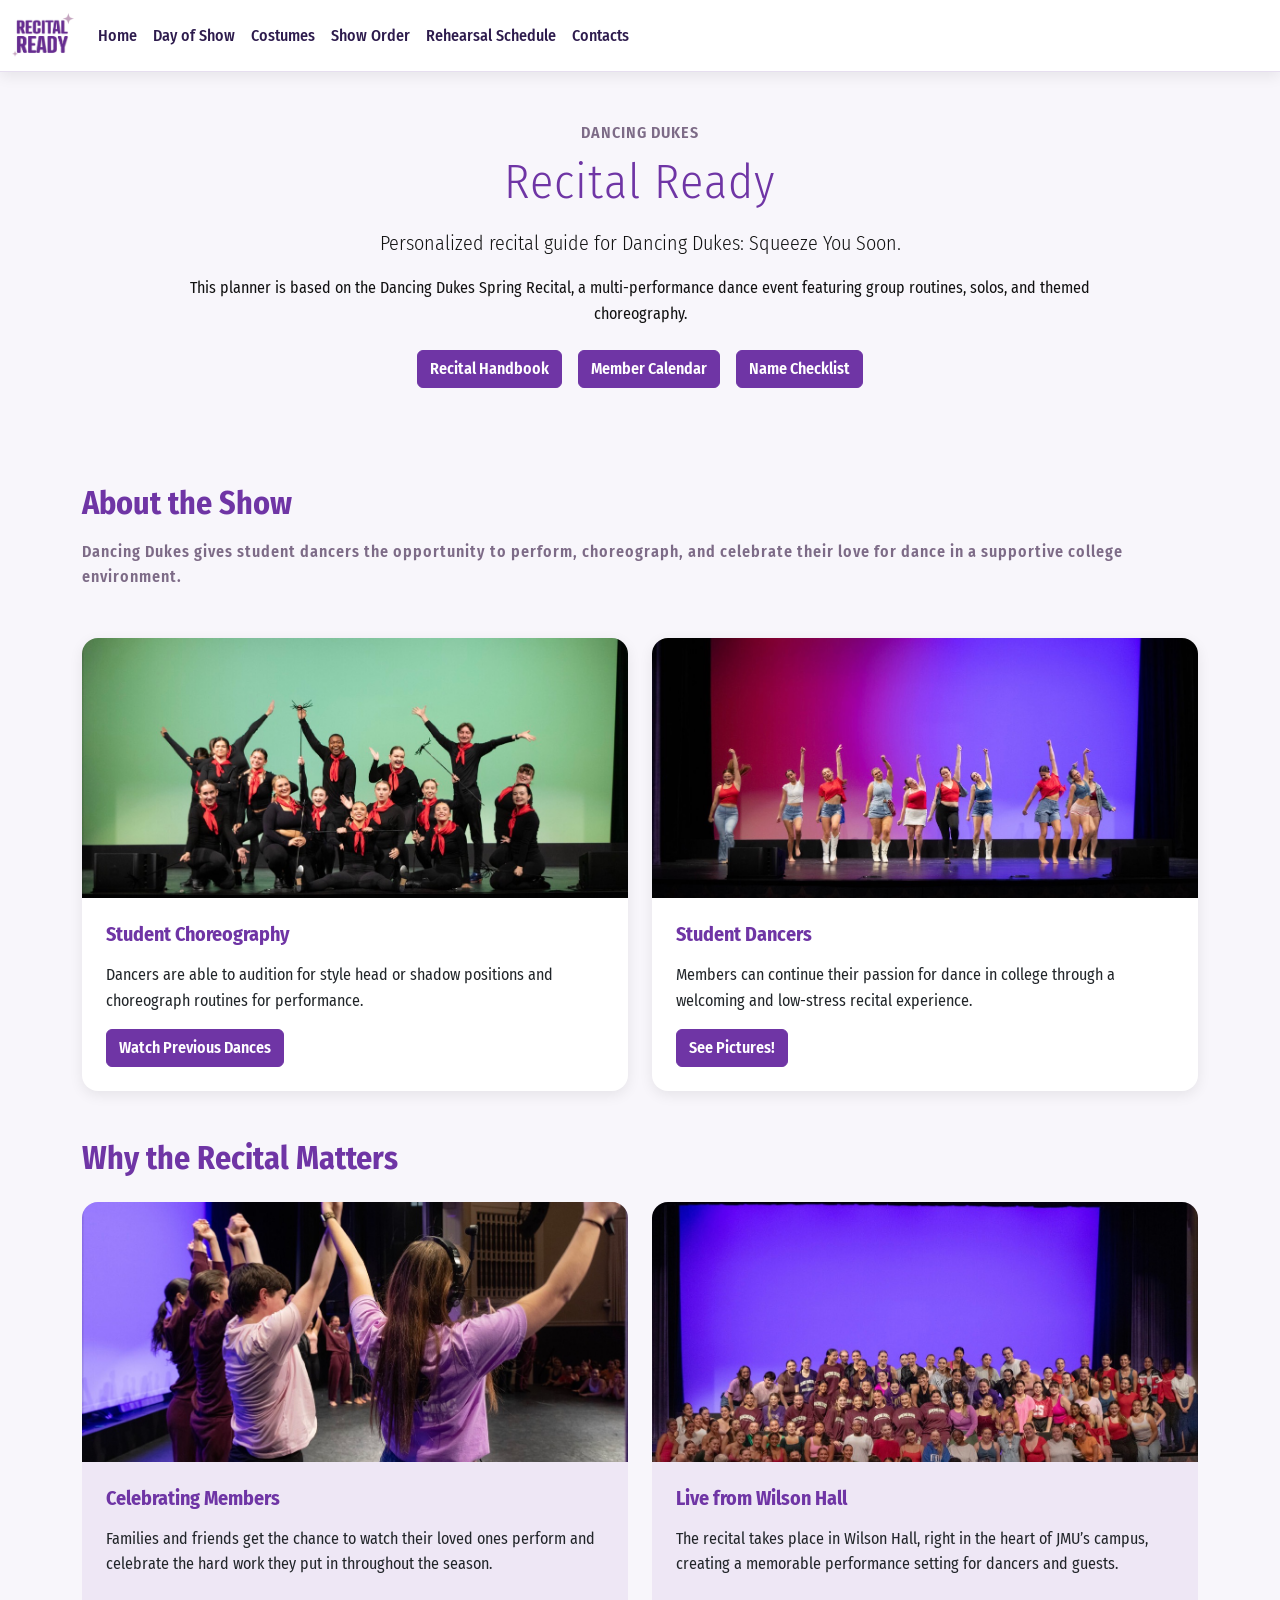
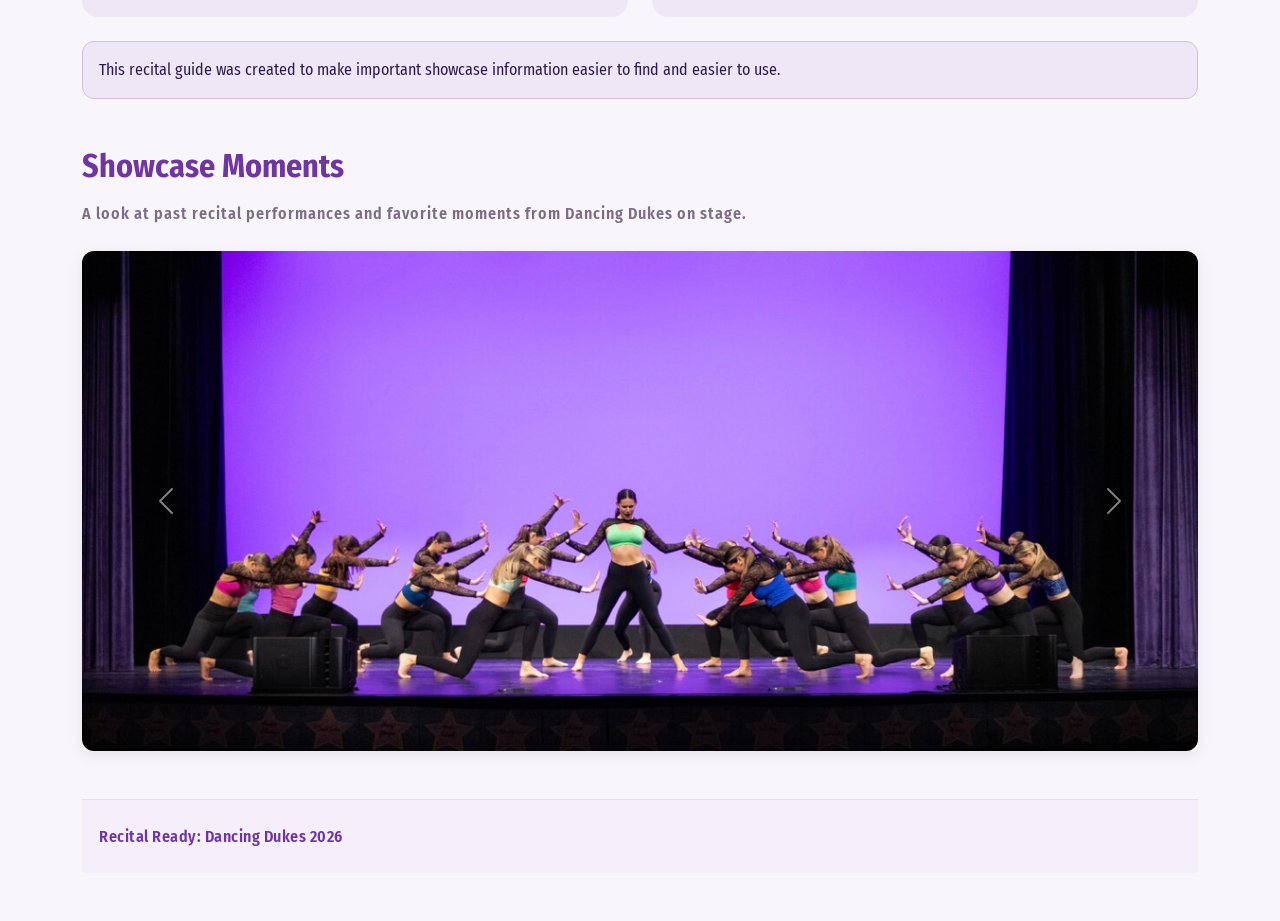
<file: index.html>
<!doctype html>
<html lang="en">
  <head>
    <meta charset="utf-8">
    <meta name="viewport" content="width=device-width, initial-scale=1">
    <meta name="description" content="Recital Planning Tool">
    <meta name="author" content="Baylee Buchanan">
    <title>Recital Ready</title>

   <!-- Bootstrap v5.3.8 -->
   <!-- LOAD BOOTSTRAP CSS - DO NOT DELETE -->
    <link href="https://cdn.jsdelivr.net/npm/bootstrap@5.3.8/dist/css/bootstrap.min.css" rel="stylesheet" integrity="sha384-sRIl4kxILFvY47J16cr9ZwB07vP4J8+LH7qKQnuqkuIAvNWLzeN8tE5YBujZqJLB" crossorigin="anonymous">
   <!-- END LOADING BOOTSTRAP CSS -->

   <link rel="preconnect" href="https://fonts.googleapis.com">
<link rel="preconnect" href="https://fonts.gstatic.com" crossorigin>
<link href="https://fonts.googleapis.com/css2?family=Fira+Sans+Condensed:ital,wght@0,100;0,200;0,300;0,400;0,500;0,600;0,700;0,800;0,900;1,100;1,200;1,300;1,400;1,500;1,600;1,700;1,800;1,900&family=Hammersmith+One&family=Oswald:wght@200..700&family=Rubik:ital,wght@0,300..900;1,300..900&display=swap" rel="stylesheet">
    
    <!-- AI Use Disclosure: I used ChatGPT to help me with generating code based on the content and design requirements I provided. I then took that code and made my own edits to make it how I wanted it. -->

   <!-- Custom styles - add your own CSS to this stylesheet -->
    <link href="style.css" rel="stylesheet">
  </head>
  <body>
    
<nav class="navbar navbar-expand-lg custom-navbar shadow-sm">
  <div class="container-fluid">

    <a class="navbar-brand" href="index.html">
      <img src="images/recitallogo.png" alt="recital logo" height="40">
    </a>

    <button class="navbar-toggler" type="button" data-bs-toggle="collapse" data-bs-target="#navbarNav">
      <span class="navbar-toggler-icon"></span>
    </button>

    <div class="collapse navbar-collapse" id="navbarNav">
      <ul class="navbar-nav">
        <li class="nav-item">
          <a class="nav-link" href="index.html">Home</a>
        </li>
        <li class="nav-item">
          <a class="nav-link" href="info.html">Day of Show</a>
        </li>
        <li class="nav-item">
          <a class="nav-link" href="costumes.html">Costumes</a>
        </li>
        <li class="nav-item">
          <a class="nav-link" href="order.html">Show Order</a>
        </li>
        <li class="nav-item">
          <a class="nav-link" href="time.html">Rehearsal Schedule</a>
        </li>
        <li class="nav-item">
          <a class="nav-link" href="notes.html">Contacts</a>
        </li>
      </ul>
    </div>

  </div>
</nav>
<header class="container py-5">
  <div class="row justify-content-center">
    <div class="col-lg-10 text-center">
      <p class="text-uppercase text-body-secondary fw-semibold mb-2">Dancing Dukes</p>
      <h1 class="display-5 mb-3">Recital Ready</h1>
      <p class="lead mb-3">
        Personalized recital guide for Dancing Dukes: Squeeze You Soon.
      </p>
      <p class="mb-4">
        This planner is based on the Dancing Dukes Spring Recital, a multi-performance dance event featuring group routines, solos, and themed choreography.
      </p>
    </div>
  </div>

  <section class="container mb-5">
  <div class="row justify-content-center">
    <div class="col-lg-10">

    <div class="d-flex flex-wrap gap-3 justify-content-center">

        <a class="btn btn-primary"
           href="https://docs.google.com/document/d/1BalK9BJsWF-AntdycXdeFSC99pXqXQ3D/edit?usp=sharing&ouid=107003280157369442993&rtpof=true&sd=true"
           target="_blank" rel="noopener noreferrer">
          Recital Handbook
        </a>

        <a class="btn btn-primary"
           href="https://docs.google.com/document/d/19bv6SCzyI5TVrAsaIEsYxcwIh-WpPONhSmm3YmY6lSQ/edit?usp=sharing"
           target="_blank" rel="noopener noreferrer">
          Member Calendar
        </a>

        <a class="btn btn-primary"
           href="https://docs.google.com/document/d/1ngXQri_OBParMiD2J-CbzlXWYJWqF-kUsCErRYMAR4Q/edit?usp=sharing"
           target="_blank" rel="noopener noreferrer">
          Name Checklist
        </a>

      </div>

    </div>
  </div>
</section>
</header>

<main class="container pb-5">

  <section class="mb-5">
    <div class="mb-5">
      <h2 class="mb-3">About the Show</h2>
      <p class="text-body-secondary mb-0">
        Dancing Dukes gives student dancers the opportunity to perform, choreograph, and celebrate their love for dance in a supportive college environment.
      </p>
    </div>

    <div class="row g-4">
      <div class="col-12 col-md-6">
        <div class="card h-100 shadow-sm border-0">
          <img src="images/lauren.jpeg" class="card-img-top" alt="Lauren performing a tap dance">
          <div class="card-body p-4">
            <h3 class="h5 mb-3">Student Choreography</h3>
            <p class="mb-3">
              Dancers are able to audition for style head or shadow positions and choreograph routines for performance.
            </p>
            <a href="https://www.youtube.com/@dancingdukes9766" target="_blank" class="btn btn-primary">Watch Previous Dances</a>
          </div>
        </div>
      </div>

      <div class="col-12 col-md-6">
        <div class="card h-100 shadow-sm border-0">
          <img src="images/yaya.jpeg" class="card-img-top" alt="Student dancer performing on stage">
          <div class="card-body p-4">
            <h3 class="h5 mb-3">Student Dancers</h3>
            <p class="mb-3">
              Members can continue their passion for dance in college through a welcoming and low-stress recital experience.
            </p>
            <a href="https://www.instagram.com/dancingdukes/" target="_blank" class="btn btn-primary"> See Pictures!</a>
          </div>
        </div>
      </div>
    </div>
  </section>

  <section class="mb-5">
    <div class="mb-4">
      <h2 class="mb-3">Why the Recital Matters</h2>
    </div>

    <div class="row g-4">
      <div class="col-12 col-md-6">
        <div class="card h-100 border-0 bg-light">
          <img src="images/bow.jpeg" class="card-img-top" alt="Dancers taking a final bow">
          <div class="card-body p-4">
            <h3 class="h5 mb-3">Celebrating Members</h3>
            <p class="mb-3">
              Families and friends get the chance to watch their loved ones perform and celebrate the hard work they put in throughout the season.
            </p>
          </div>
        </div>
      </div>

      <div class="col-12 col-md-6">
        <div class="card h-100 border-0 bg-light">
          <img src="images/group.jpeg" class="card-img-top" alt="Dancing Dukes group photo">
          <div class="card-body p-4">
            <h3 class="h5 mb-3">Live from Wilson Hall</h3>
            <p class="mb-3">
              The recital takes place in Wilson Hall, right in the heart of JMU’s campus, creating a memorable performance setting for dancers and guests.
            </p>
          </div>
        </div>
      </div>
    </div>

    <div class="alert mt-4" role="alert">
      This recital guide was created to make important showcase information easier to find and easier to use.
    </div>
  </section>



<section class="mb-5">
  <div class="mb-4">
    <h2 class="mb-3">Showcase Moments</h2>
    <p class="text-body-secondary mb-0">
      A look at past recital performances and favorite moments from Dancing Dukes on stage.
    </p>
  </div>

  <div id="carouselExample" class="carousel slide" data-bs-ride="carousel">
    <div class="carousel-inner rounded shadow-sm">
      <div class="carousel-item active">
        <img src="images/kiki.jpeg" class="d-block w-100" alt="Let's Have a Kiki performance">
      </div>
      <div class="carousel-item">
        <img src="images/trio.jpeg" class="d-block w-100" alt="Trio performance on stage">
      </div>
      <div class="carousel-item">
        <img src="images/tap.jpeg" class="d-block w-100" alt="Tap dance performance">
      </div>
      <div class="carousel-item">
        <img src="images/jazz.jpeg" class="d-block w-100" alt="Jazz performance">
      </div>
      <div class="carousel-item">
        <img src="images/hop.jpeg" class="d-block w-100" alt="Hip hop performance">
      </div>
    </div>

    <button class="carousel-control-prev" type="button" data-bs-target="#carouselExample" data-bs-slide="prev">
      <span class="carousel-control-prev-icon" aria-hidden="true"></span>
      <span class="visually-hidden">Previous</span>
    </button>

    <button class="carousel-control-next" type="button" data-bs-target="#carouselExample" data-bs-slide="next">
      <span class="carousel-control-next-icon" aria-hidden="true"></span>
      <span class="visually-hidden">Next</span>
    </button>
  </div>
</section>

<footer class="footer mt-5 py-4">
  <div class="container">
    <p class="mb-0">Recital Ready: Dancing Dukes 2026</p>
  </div>
</footer>

<script src="https://cdn.jsdelivr.net/npm/bootstrap@5.3.8/dist/js/bootstrap.bundle.min.js"></script>
</main>
</file>
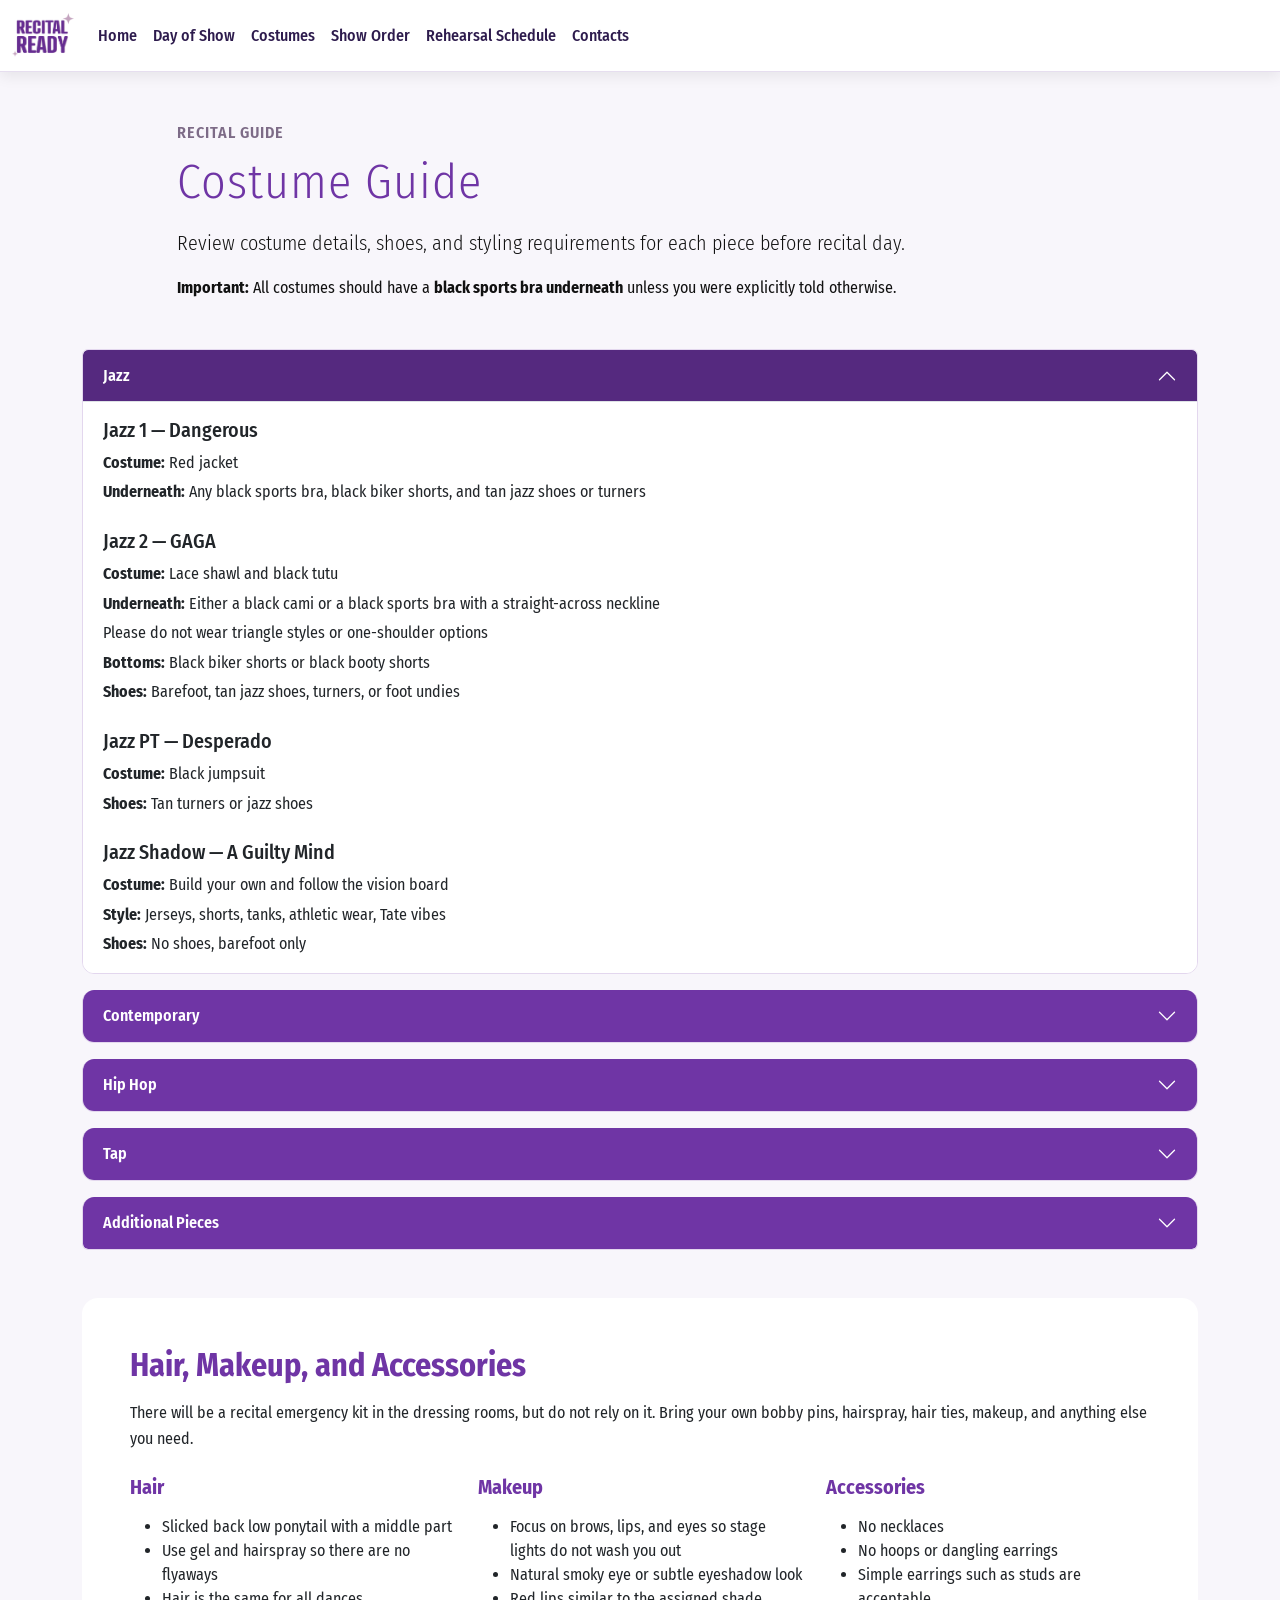
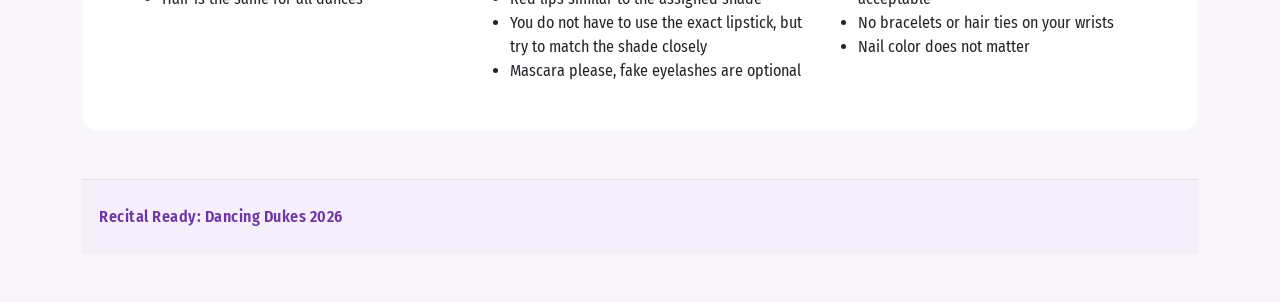
<file: costumes.html>
<!doctype html>
<html lang="en">
  <head>
    <meta charset="utf-8">
    <meta name="viewport" content="width=device-width, initial-scale=1">
    <meta name="description" content="Recital Planning Tool">
    <meta name="author" content="Baylee Buchanan">
    <title>Costume Guide: Recital Ready</title>

    <!-- Bootstrap v5.3.8 -->
    <!-- LOAD BOOTSTRAP CSS - DO NOT DELETE -->
    <link href="https://cdn.jsdelivr.net/npm/bootstrap@5.3.8/dist/css/bootstrap.min.css" rel="stylesheet" integrity="sha384-sRIl4kxILFvY47J16cr9ZwB07vP4J8+LH7qKQnuqkuIAvNWLzeN8tE5YBujZqJLB" crossorigin="anonymous">
    <!-- END LOADING BOOTSTRAP CSS -->
    
    <link rel="preconnect" href="https://fonts.googleapis.com">
    <link rel="preconnect" href="https://fonts.gstatic.com" crossorigin>
    <link href="https://fonts.googleapis.com/css2?family=Fira+Sans+Condensed:ital,wght@0,100;0,200;0,300;0,400;0,500;0,600;0,700;0,800;0,900;1,100;1,200;1,300;1,400;1,500;1,600;1,700;1,800;1,900&amp;family=Hammersmith+One&amp;family=Oswald:wght@200;700&amp;family=Rubik:ital,wght@0,300..900;1,300..900&amp;display=swap" rel="stylesheet">

    <!-- Custom styles - add your own CSS to this stylesheet -->
    <link href="style.css" rel="stylesheet">
  </head>
  <body>
    
    <nav class="navbar navbar-expand-lg custom-navbar shadow-sm">
      <div class="container-fluid">

        <a class="navbar-brand" href="index.html">
          <img src="images/recitallogo.png" alt="Recital Ready logo" height="40">
        </a>

        <button class="navbar-toggler" type="button" data-bs-toggle="collapse" data-bs-target="#navbarNav" aria-controls="navbarNav" aria-expanded="false" aria-label="Toggle navigation">
          <span class="navbar-toggler-icon"></span>
        </button>

        <div class="collapse navbar-collapse" id="navbarNav">
          <ul class="navbar-nav">
            <li class="nav-item">
              <a class="nav-link" href="index.html">Home</a>
            </li>
            <li class="nav-item">
              <a class="nav-link" href="info.html">Day of Show</a>
            </li>
            <li class="nav-item">
              <a class="nav-link" href="costumes.html">Costumes</a>
            </li>
            <li class="nav-item">
              <a class="nav-link" href="order.html">Show Order</a>
            </li>
            <li class="nav-item">
              <a class="nav-link" href="time.html">Rehearsal Schedule</a>
            </li>
            <li class="nav-item">
              <a class="nav-link" href="notes.html">Contacts</a>
            </li>
          </ul>
        </div>

      </div>
    </nav>

    <header class="container py-5">
      <div class="row justify-content-center">
        <div class="col-lg-10">
          <p class="text-uppercase text-body-secondary fw-semibold mb-2">Recital Guide</p>
          <h1 class="display-5 mb-3">Costume Guide</h1>
          <p class="lead mb-3">
            Review costume details, shoes, and styling requirements for each piece before recital day.
          </p>
          <p class="mb-0">
            <strong>Important:</strong> All costumes should have a <strong>black sports bra underneath</strong> unless you were explicitly told otherwise.
          </p>
        </div>
      </div>
    </header>

    <main class="container pb-5">
      <section class="mb-5">
        <div class="accordion" id="costumeAccordion">

          <div class="accordion-item">
            <h2 class="accordion-header" id="headingJazz">
              <button class="accordion-button" type="button" data-bs-toggle="collapse" data-bs-target="#collapseJazz" aria-expanded="true" aria-controls="collapseJazz">
                Jazz
              </button>
            </h2>
            <div id="collapseJazz" class="accordion-collapse collapse show" role="region" aria-labelledby="headingJazz" data-bs-parent="#costumeAccordion">
              <div class="accordion-body">
                <div class="mb-4">
                  <h3 class="h5 mb-2">Jazz 1 — Dangerous</h3>
                  <p class="mb-1"><strong>Costume:</strong> Red jacket</p>
                  <p class="mb-1"><strong>Underneath:</strong> Any black sports bra, black biker shorts, and tan jazz shoes or turners</p>
                </div>

                <div class="mb-4">
                  <h3 class="h5 mb-2">Jazz 2 — GAGA</h3>
                  <p class="mb-1"><strong>Costume:</strong> Lace shawl and black tutu</p>
                  <p class="mb-1"><strong>Underneath:</strong> Either a black cami or a black sports bra with a straight-across neckline</p>
                  <p class="mb-1">Please do not wear triangle styles or one-shoulder options</p>
                  <p class="mb-1"><strong>Bottoms:</strong> Black biker shorts or black booty shorts</p>
                  <p class="mb-0"><strong>Shoes:</strong> Barefoot, tan jazz shoes, turners, or foot undies</p>
                </div>

                <div class="mb-4">
                  <h3 class="h5 mb-2">Jazz PT — Desperado</h3>
                  <p class="mb-1"><strong>Costume:</strong> Black jumpsuit</p>
                  <p class="mb-0"><strong>Shoes:</strong> Tan turners or jazz shoes</p>
                </div>

                <div>
                  <h3 class="h5 mb-2">Jazz Shadow — A Guilty Mind</h3>
                  <p class="mb-1"><strong>Costume:</strong> Build your own and follow the vision board</p>
                  <p class="mb-1"><strong>Style:</strong> Jerseys, shorts, tanks, athletic wear, Tate vibes</p>
                  <p class="mb-0"><strong>Shoes:</strong> No shoes, barefoot only</p>
                </div>
              </div>
            </div>
          </div>

          <div class="accordion-item">
            <h2 class="accordion-header" id="headingContemp">
              <button class="accordion-button collapsed" type="button" data-bs-toggle="collapse" data-bs-target="#collapseContemp" aria-expanded="false" aria-controls="collapseContemp">
                Contemporary
              </button>
            </h2>
            <div id="collapseContemp" class="accordion-collapse collapse" role="region" aria-labelledby="headingContemp" data-bs-parent="#costumeAccordion">
              <div class="accordion-body">
                <div class="mb-4">
                  <h3 class="h5 mb-2">Contemp 1</h3>
                  <p class="mb-1"><strong>Costume:</strong> Blazer</p>
                  <p class="mb-1"><strong>Underneath:</strong> Black sports bra and black biker shorts</p>
                  <p class="mb-0"><strong>Shoes:</strong> Barefoot, or shoes if you are turning</p>
                </div>

                <div class="mb-4">
                  <h3 class="h5 mb-2">Contemp 2</h3>
                  <p class="mb-1"><strong>Costume:</strong> Green slip dress</p>
                  <p class="mb-1"><strong>Boys:</strong> Green button up and black pants</p>
                  <p class="mb-0"><strong>Shoes:</strong> Barefoot unless turning</p>
                </div>

                <div class="mb-4">
                  <h3 class="h5 mb-2">Contemp PT</h3>
                  <p class="mb-1"><strong>Costume:</strong> Nude shorts and dress</p>
                  <p class="mb-1"><strong>Underneath:</strong> No sports bra preferred if possible, but if needed wear a white sports bra</p>
                  <p class="mb-0"><strong>Shoes:</strong> Turners please</p>
                </div>

                <div>
                  <h3 class="h5 mb-2">Contemp Shadow</h3>
                  <p class="mb-1"><strong>Costume:</strong> Bring your own approved dress</p>
                  <p class="mb-1"><strong>Underneath:</strong> Black sports bra and black spandex shorts</p>
                  <p class="mb-0"><strong>Shoes:</strong> Barefoot, unless you are turning, then half sole</p>
                </div>
              </div>
            </div>
          </div>

          <div class="accordion-item">
            <h2 class="accordion-header" id="headingHipHop">
              <button class="accordion-button collapsed" type="button" data-bs-toggle="collapse" data-bs-target="#collapseHipHop" aria-expanded="false" aria-controls="collapseHipHop">
                Hip Hop
              </button>
            </h2>
            <div id="collapseHipHop" class="accordion-collapse collapse" role="region" aria-labelledby="headingHipHop" data-bs-parent="#costumeAccordion">
              <div class="accordion-body">
                <div class="mb-4">
                  <h3 class="h5 mb-2">Hip Hop 1 — Rihanna</h3>
                  <p class="mb-1"><strong>Provided:</strong> Black leather cargos</p>
                  <p class="mb-1"><strong>Bring:</strong> Any black top</p>
                  <p class="mb-0"><strong>Shoes:</strong> White sneakers</p>
                </div>

                <div class="mb-4">
                  <h3 class="h5 mb-2">Hip Hop 2 — Wall to Wall</h3>
                  <p class="mb-1"><strong>Bring:</strong> Grey, black, or white clothing</p>
                  <p class="mb-0"><strong>Shoes:</strong> White sneakers</p>
                </div>

                <div class="mb-4">
                  <h3 class="h5 mb-2">Hip Hop PT</h3>
                  <p class="mb-1"><strong>Provided:</strong> Dusty blue or baby blue shirt and baby blue, navy, or grey bandana</p>
                  <p class="mb-1"><strong>Bring:</strong> Sweatpants of your assigned color</p>
                  <p class="mb-0"><strong>Shoes:</strong> White sneakers</p>
                </div>

                <div>
                  <h3 class="h5 mb-2">Hip Hop Shadow</h3>
                  <p class="mb-1"><strong>Provided:</strong> Hat</p>
                  <p class="mb-1"><strong>Bring:</strong> Black and red clothing</p>
                  <p class="mb-0"><strong>Shoes:</strong> White sneakers</p>
                </div>
              </div>
            </div>
          </div>

          <div class="accordion-item">
            <h2 class="accordion-header" id="headingTap">
              <button class="accordion-button collapsed" type="button" data-bs-toggle="collapse" data-bs-target="#collapseTap" aria-expanded="false" aria-controls="collapseTap">
                Tap
              </button>
            </h2>
            <div id="collapseTap" class="accordion-collapse collapse" role="region" aria-labelledby="headingTap" data-bs-parent="#costumeAccordion">
              <div class="accordion-body">
                <div class="mb-4">
                  <h3 class="h5 mb-2">Tap 1</h3>
                  <p class="mb-1"><strong>Provided:</strong> Flowy top</p>
                  <p class="mb-1"><strong>Bring:</strong> Blue jeans, white tank, white crew socks</p>
                  <p class="mb-0"><strong>Shoes:</strong> Tap shoes</p>
                </div>

                <div class="mb-4">
                  <h3 class="h5 mb-2">Tap PT</h3>
                  <p class="mb-1"><strong>Provided:</strong> Black top and black pants</p>
                  <p class="mb-1"><strong>Bring:</strong> Black ankle socks</p>
                  <p class="mb-0"><strong>Shoes:</strong> Tap shoes</p>
                </div>

                <div>
                  <h3 class="h5 mb-2">Tap Shadow</h3>
                  <p class="mb-1"><strong>Provided:</strong> Pink top and disco pants</p>
                  <p class="mb-1"><strong>Bring:</strong> Black tank and black socks</p>
                  <p class="mb-0"><strong>Shoes:</strong> Tap shoes</p>
                </div>
              </div>
            </div>
          </div>

          <div class="accordion-item">
            <h2 class="accordion-header" id="headingAdditional">
              <button class="accordion-button collapsed" type="button" data-bs-toggle="collapse" data-bs-target="#collapseAdditional" aria-expanded="false" aria-controls="collapseAdditional">
                Additional Pieces
              </button>
            </h2>
            <div id="collapseAdditional" class="accordion-collapse collapse" role="region" aria-labelledby="headingAdditional" data-bs-parent="#costumeAccordion">
              <div class="accordion-body">
                <div class="mb-4">
                  <h3 class="h5 mb-2">Full PT — Performance Troupe</h3>
                  <p class="mb-1"><strong>Costume:</strong> Red fishnet top</p>
                  <p class="mb-1"><strong>Underneath:</strong> Black sports bra and black leggings</p>
                  <p class="mb-0"><strong>Shoes:</strong> Tan turners or barefoot</p>
                </div>

                <div class="mb-4">
                  <h3 class="h5 mb-2">Musical Theater</h3>
                  <p class="mb-1"><strong>Wear:</strong> Black leggings and black bra</p>
                  <p class="mb-1"><strong>Top:</strong> Whatever black top is given</p>
                  <p class="mb-0"><strong>Shoes:</strong> Turners if needed, if not barefoot</p>
                </div>

                <div>
                  <h3 class="h5 mb-2">Senior Dance</h3>
                  <p class="mb-1"><strong>Provided:</strong> White shirt</p>
                  <p class="mb-1"><strong>Bring:</strong> White sports bra or tank top and jean shorts</p>
                  <p class="mb-0"><strong>Shoes:</strong> Turners or barefoot</p>
                </div>
              </div>
            </div>
          </div>

        </div>
      </section>

      <section class="mb-5">
        <div class="card">
          <div class="card-body p-4 p-lg-5">
            <h2 class="mb-3">Hair, Makeup, and Accessories</h2>
            <p class="mb-4">
              There will be a recital emergency kit in the dressing rooms, but do not rely on it. Bring your own bobby pins, hairspray, hair ties, makeup, and anything else you need.
            </p>

            <div class="row g-4">
              <div class="col-12 col-lg-4">
                <h3 class="h5 mb-3">Hair</h3>
                <ul class="mb-0">
                  <li>Slicked back low ponytail with a middle part</li>
                  <li>Use gel and hairspray so there are no flyaways</li>
                  <li>Hair is the same for all dances</li>
                </ul>
              </div>

              <div class="col-12 col-lg-4">
                <h3 class="h5 mb-3">Makeup</h3>
                <ul class="mb-0">
                  <li>Focus on brows, lips, and eyes so stage lights do not wash you out</li>
                  <li>Natural smoky eye or subtle eyeshadow look</li>
                  <li>Red lips similar to the assigned shade</li>
                  <li>You do not have to use the exact lipstick, but try to match the shade closely</li>
                  <li>Mascara please, fake eyelashes are optional</li>
                </ul>
              </div>

              <div class="col-12 col-lg-4">
                <h3 class="h5 mb-3">Accessories</h3>
                <ul class="mb-0">
                  <li>No necklaces</li>
                  <li>No hoops or dangling earrings</li>
                  <li>Simple earrings such as studs are acceptable</li>
                  <li>No bracelets or hair ties on your wrists</li>
                  <li>Nail color does not matter</li>
                </ul>
              </div>
            </div>
          </div>
        </div>
      </section>

      <footer class="footer mt-5 py-4">
        <div class="container">
          <p class="mb-0">Recital Ready: Dancing Dukes 2026</p>
        </div>
      </footer>
    </main>

    <script src="https://cdn.jsdelivr.net/npm/bootstrap@5.3.8/dist/js/bootstrap.bundle.min.js"></script>

  </body>
</html>
</file>
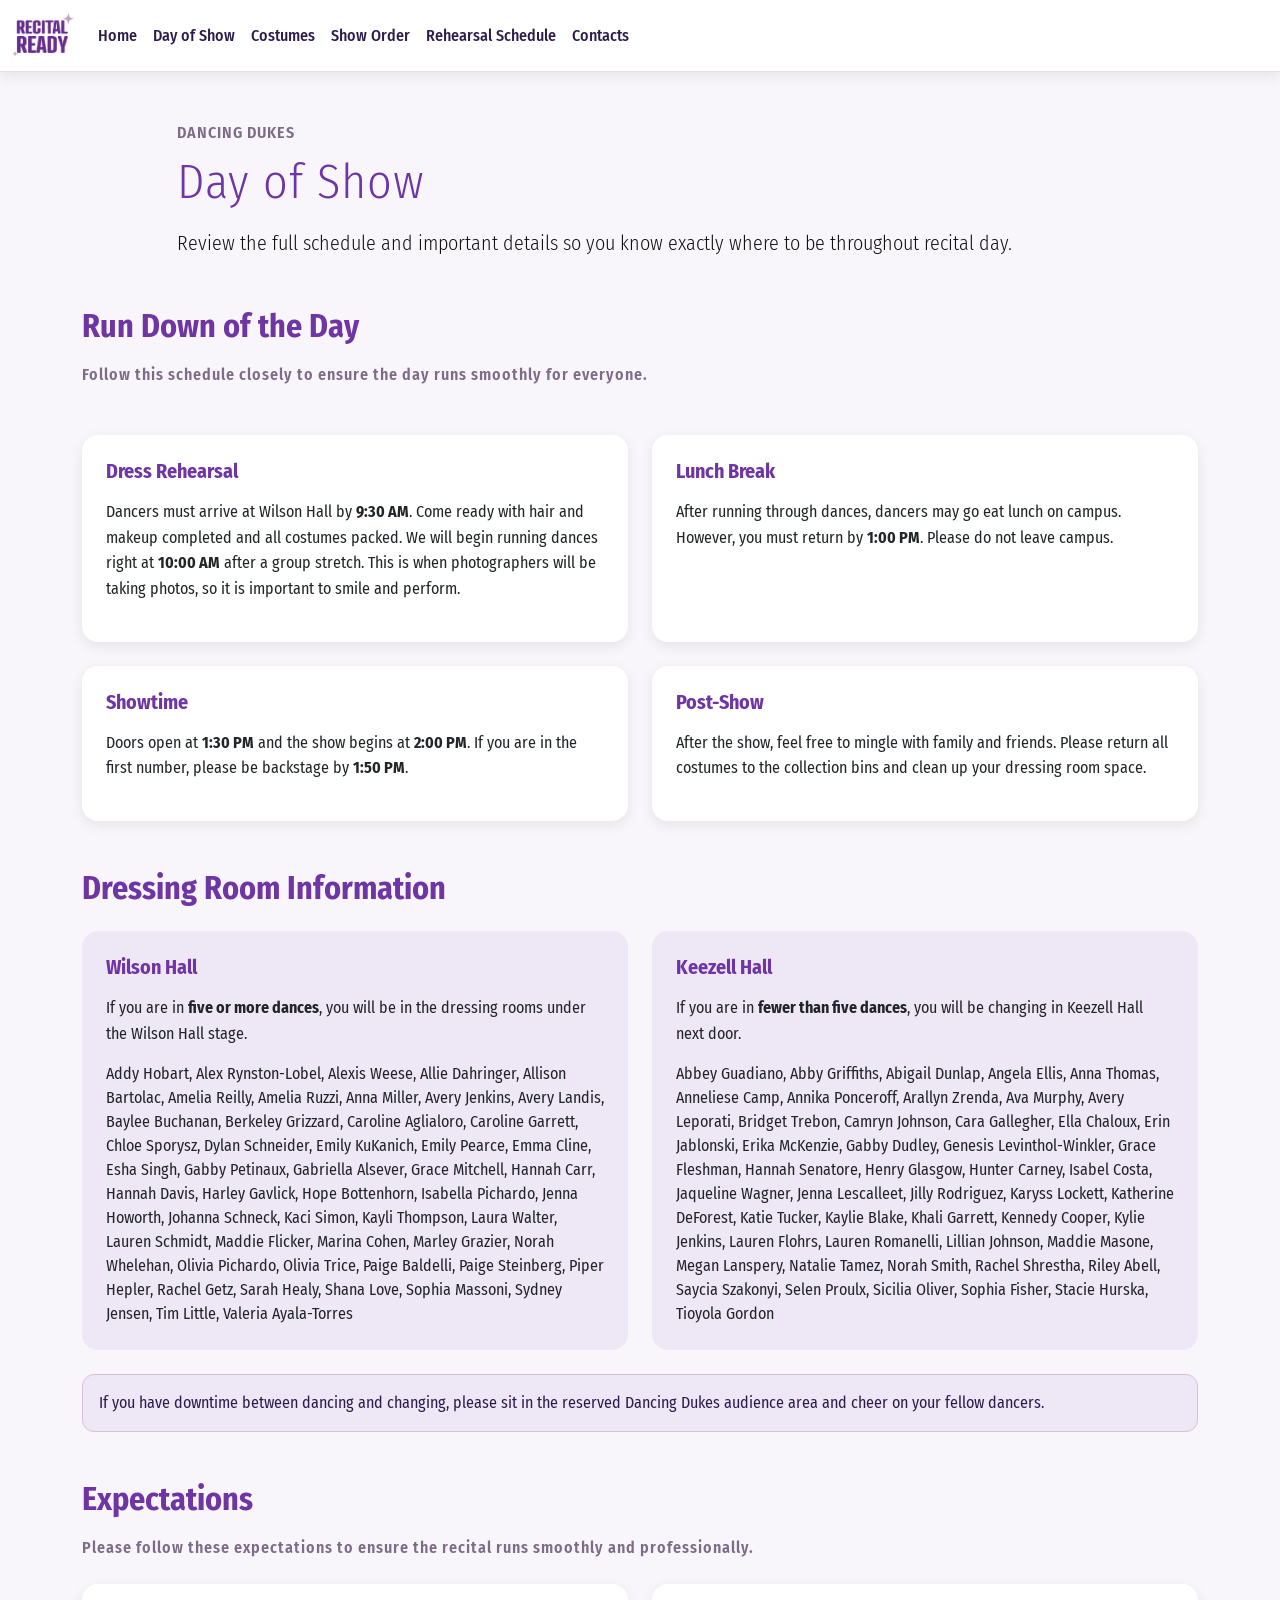
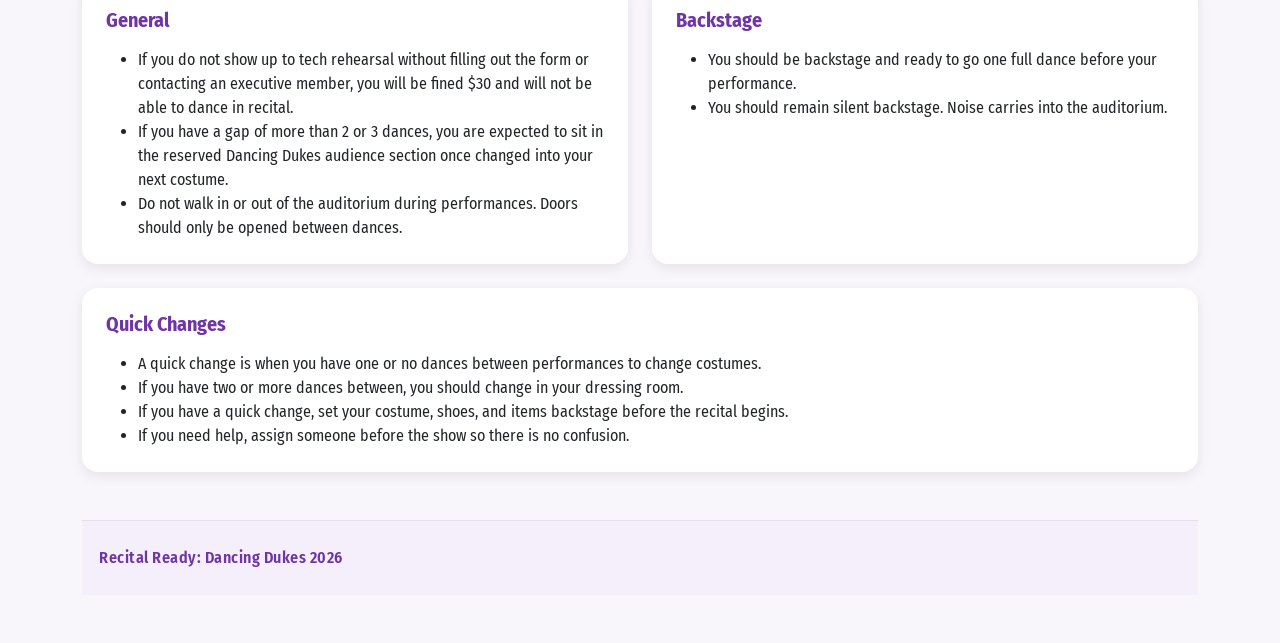
<file: info.html>
<!doctype html>
<html lang="en">
  <head>
    <meta charset="utf-8">
    <meta name="viewport" content="width=device-width, initial-scale=1">
    <meta name="description" content="Recital Planning Tool">
    <meta name="author" content="Baylee Buchanan">
    <title> Information: Recital Ready</title>

   <!-- Bootstrap v5.3.8 -->
   <!-- LOAD BOOTSTRAP CSS - DO NOT DELETE -->
    <link href="https://cdn.jsdelivr.net/npm/bootstrap@5.3.8/dist/css/bootstrap.min.css" rel="stylesheet" integrity="sha384-sRIl4kxILFvY47J16cr9ZwB07vP4J8+LH7qKQnuqkuIAvNWLzeN8tE5YBujZqJLB" crossorigin="anonymous">
   <!-- END LOADING BOOTSTRAP CSS -->
    
    <link rel="preconnect" href="https://fonts.googleapis.com">
<link rel="preconnect" href="https://fonts.gstatic.com" crossorigin>
<link href="https://fonts.googleapis.com/css2?family=Fira+Sans+Condensed:ital,wght@0,100;0,200;0,300;0,400;0,500;0,600;0,700;0,800;0,900;1,100;1,200;1,300;1,400;1,500;1,600;1,700;1,800;1,900&family=Hammersmith+One&family=Oswald:wght@200..700&family=Rubik:ital,wght@0,300..900;1,300..900&display=swap" rel="stylesheet">

   <!-- Custom styles - add your own CSS to this stylesheet -->
    <link href="style.css" rel="stylesheet">
  </head>
  <body>
    
<nav class="navbar navbar-expand-lg custom-navbar shadow-sm">
  <div class="container-fluid">

    <a class="navbar-brand" href="index.html">
      <img src="images/recitallogo.png" alt="recital logo" height="40">
    </a>

    <button class="navbar-toggler" type="button" data-bs-toggle="collapse" data-bs-target="#navbarNav">
      <span class="navbar-toggler-icon"></span>
    </button>

    <div class="collapse navbar-collapse" id="navbarNav">
      <ul class="navbar-nav">
        <li class="nav-item">
          <a class="nav-link" href="index.html">Home</a>
        </li>
        <li class="nav-item">
          <a class="nav-link" href="info.html">Day of Show</a>
        </li>
        <li class="nav-item">
          <a class="nav-link" href="costumes.html">Costumes</a>
        </li>
        <li class="nav-item">
          <a class="nav-link" href="order.html">Show Order</a>
        </li>
        <li class="nav-item">
          <a class="nav-link" href="time.html">Rehearsal Schedule</a>
        </li>
        <li class="nav-item">
          <a class="nav-link" href="notes.html">Contacts</a>
        </li>
      </ul>
    </div>

  </div>
</nav>




<header class="container py-5">
  <div class="row justify-content-center">
    <div class="col-lg-10">
      <p class="text-uppercase text-body-secondary fw-semibold mb-2">Dancing Dukes</p>
      <h1 class="display-5 mb-3">Day of Show</h1>
      <p class="lead mb-0">
        Review the full schedule and important details so you know exactly where to be throughout recital day.
      </p>
    </div>
  </div>
</header>

<main class="container pb-5">

  <!-- RUN DOWN -->
  <section class="mb-5">
    <div class="mb-5">
      <h2 class="mb-3">Run Down of the Day</h2>
      <p class="text-body-secondary mb-0">
        Follow this schedule closely to ensure the day runs smoothly for everyone.
      </p>
    </div>

    <div class="row g-4">

      <div class="col-12 col-md-6">
        <div class="card h-100 shadow-sm">
          <div class="card-body">
            <h3 class="h5 mb-3">Dress Rehearsal</h3>
            <p>
              Dancers must arrive at Wilson Hall by <strong>9:30 AM</strong>. Come ready with hair and makeup completed and all costumes packed.
              We will begin running dances right at <strong>10:00 AM</strong> after a group stretch.
              This is when photographers will be taking photos, so it is important to smile and perform.
            </p>
          </div>
        </div>
      </div>

      <div class="col-12 col-md-6">
        <div class="card h-100 shadow-sm">
          <div class="card-body">
            <h3 class="h5 mb-3">Lunch Break</h3>
            <p>
              After running through dances, dancers may go eat lunch on campus. However, you must return by <strong>1:00 PM</strong>.
              Please do not leave campus.
            </p>
          </div>
        </div>
      </div>

      <div class="col-12 col-md-6">
        <div class="card h-100 shadow-sm">
          <div class="card-body">
            <h3 class="h5 mb-3">Showtime</h3>
            <p>
              Doors open at <strong>1:30 PM</strong> and the show begins at <strong>2:00 PM</strong>.
              If you are in the first number, please be backstage by <strong>1:50 PM</strong>.
            </p>
          </div>
        </div>
      </div>

      <div class="col-12 col-md-6">
        <div class="card h-100 shadow-sm">
          <div class="card-body">
            <h3 class="h5 mb-3">Post-Show</h3>
            <p>
              After the show, feel free to mingle with family and friends. Please return all costumes to the collection bins
              and clean up your dressing room space.
            </p>
          </div>
        </div>
      </div>

    </div>
  </section>

 <section class="mb-5">
  <div class="mb-4">
    <h2 class="mb-3">Dressing Room Information</h2>
  </div>

  <div class="row g-4">

    <!-- Wilson Hall -->
    <div class="col-12 col-md-6">
      <div class="card h-100 bg-light">
        <div class="card-body">
          <h3 class="h5 mb-3">Wilson Hall</h3>
          <p class="mb-3">
            If you are in <strong>five or more dances</strong>, you will be in the dressing rooms under the Wilson Hall stage.
          </p>

          <div class="name-list">
            Addy Hobart, Alex Rynston-Lobel, Alexis Weese, Allie Dahringer, Allison Bartolac, Amelia Reilly, Amelia Ruzzi, Anna Miller, Avery Jenkins, Avery Landis, Baylee Buchanan, Berkeley Grizzard, Caroline Aglialoro, Caroline Garrett, Chloe Sporysz, Dylan Schneider, Emily KuKanich, Emily Pearce, Emma Cline, Esha Singh, Gabby Petinaux, Gabriella Alsever, Grace Mitchell, Hannah Carr, Hannah Davis, Harley Gavlick, Hope Bottenhorn, Isabella Pichardo, Jenna Howorth, Johanna Schneck, Kaci Simon, Kayli Thompson, Laura Walter, Lauren Schmidt, Maddie Flicker, Marina Cohen, Marley Grazier, Norah Whelehan, Olivia Pichardo, Olivia Trice, Paige Baldelli, Paige Steinberg, Piper Hepler, Rachel Getz, Sarah Healy, Shana Love, Sophia Massoni, Sydney Jensen, Tim Little, Valeria Ayala-Torres
          </div>
        </div>
      </div>
    </div>

    <!-- Keezell Hall -->
    <div class="col-12 col-md-6">
      <div class="card h-100 bg-light">
        <div class="card-body">
          <h3 class="h5 mb-3">Keezell Hall</h3>
          <p class="mb-3">
            If you are in <strong>fewer than five dances</strong>, you will be changing in Keezell Hall next door.
          </p>

          <div class="name-list">
            Abbey Guadiano, Abby Griffiths, Abigail Dunlap, Angela Ellis, Anna Thomas, Anneliese Camp, Annika Ponceroff, Arallyn Zrenda, Ava Murphy, Avery Leporati, Bridget Trebon, Camryn Johnson, Cara Gallegher, Ella Chaloux, Erin Jablonski, Erika McKenzie, Gabby Dudley, Genesis Levinthol-Winkler, Grace Fleshman, Hannah Senatore, Henry Glasgow, Hunter Carney, Isabel Costa, Jaqueline Wagner, Jenna Lescalleet, Jilly Rodriguez, Karyss Lockett, Katherine DeForest, Katie Tucker, Kaylie Blake, Khali Garrett, Kennedy Cooper, Kylie Jenkins, Lauren Flohrs, Lauren Romanelli, Lillian Johnson, Maddie Masone, Megan Lanspery, Natalie Tamez, Norah Smith, Rachel Shrestha, Riley Abell, Saycia Szakonyi, Selen Proulx, Sicilia Oliver, Sophia Fisher, Stacie Hurska, Tioyola Gordon
          </div>
        </div>
      </div>
    </div>

  </div>

  <div class="alert mt-4">
    If you have downtime between dancing and changing, please sit in the reserved Dancing Dukes audience area and cheer on your fellow dancers.
  </div>
</section>

  <section class="mb-5">
  <div class="mb-4">
    <h2 class="mb-3">Expectations</h2>
    <p class="text-body-secondary mb-0">
      Please follow these expectations to ensure the recital runs smoothly and professionally.
    </p>
  </div>

  <div class="row g-4">

    <!-- General Expectations -->
    <div class="col-12 col-md-6">
      <div class="card h-100 shadow-sm">
        <div class="card-body">
          <h3 class="h5 mb-3">General</h3>
          <ul class="mb-0">
            <li>If you do not show up to tech rehearsal without filling out the form or contacting an executive member, you will be fined $30 and will not be able to dance in recital.</li>
            <li>If you have a gap of more than 2 or 3 dances, you are expected to sit in the reserved Dancing Dukes audience section once changed into your next costume.</li>
            <li>Do not walk in or out of the auditorium during performances. Doors should only be opened between dances.</li>
          </ul>
        </div>
      </div>
    </div>

    <!-- Backstage -->
    <div class="col-12 col-md-6">
      <div class="card h-100 shadow-sm">
        <div class="card-body">
          <h3 class="h5 mb-3">Backstage</h3>
          <ul class="mb-0">
            <li>You should be backstage and ready to go one full dance before your performance.</li>
            <li>You should remain silent backstage. Noise carries into the auditorium.</li>
          </ul>
        </div>
      </div>
    </div>

    <!-- Quick Changes -->
    <div class="col-12">
      <div class="card h-100 shadow-sm">
        <div class="card-body">
          <h3 class="h5 mb-3">Quick Changes</h3>
          <ul class="mb-0">
            <li>A quick change is when you have one or no dances between performances to change costumes.</li>
            <li>If you have two or more dances between, you should change in your dressing room.</li>
            <li>If you have a quick change, set your costume, shoes, and items backstage before the recital begins.</li>
            <li>If you need help, assign someone before the show so there is no confusion.</li>
          </ul>
        </div>
      </div>
    </div>

  </div>
</section>


<footer class="footer mt-5 py-4">
  <div class="container">
    <p class="mb-0">Recital Ready: Dancing Dukes 2026</p>
  </div>
</footer>
</main>

<!-- ADD THIS -->
<script src="https://cdn.jsdelivr.net/npm/bootstrap@5.3.8/dist/js/bootstrap.bundle.min.js"></script>

</body>
</html>
</file>
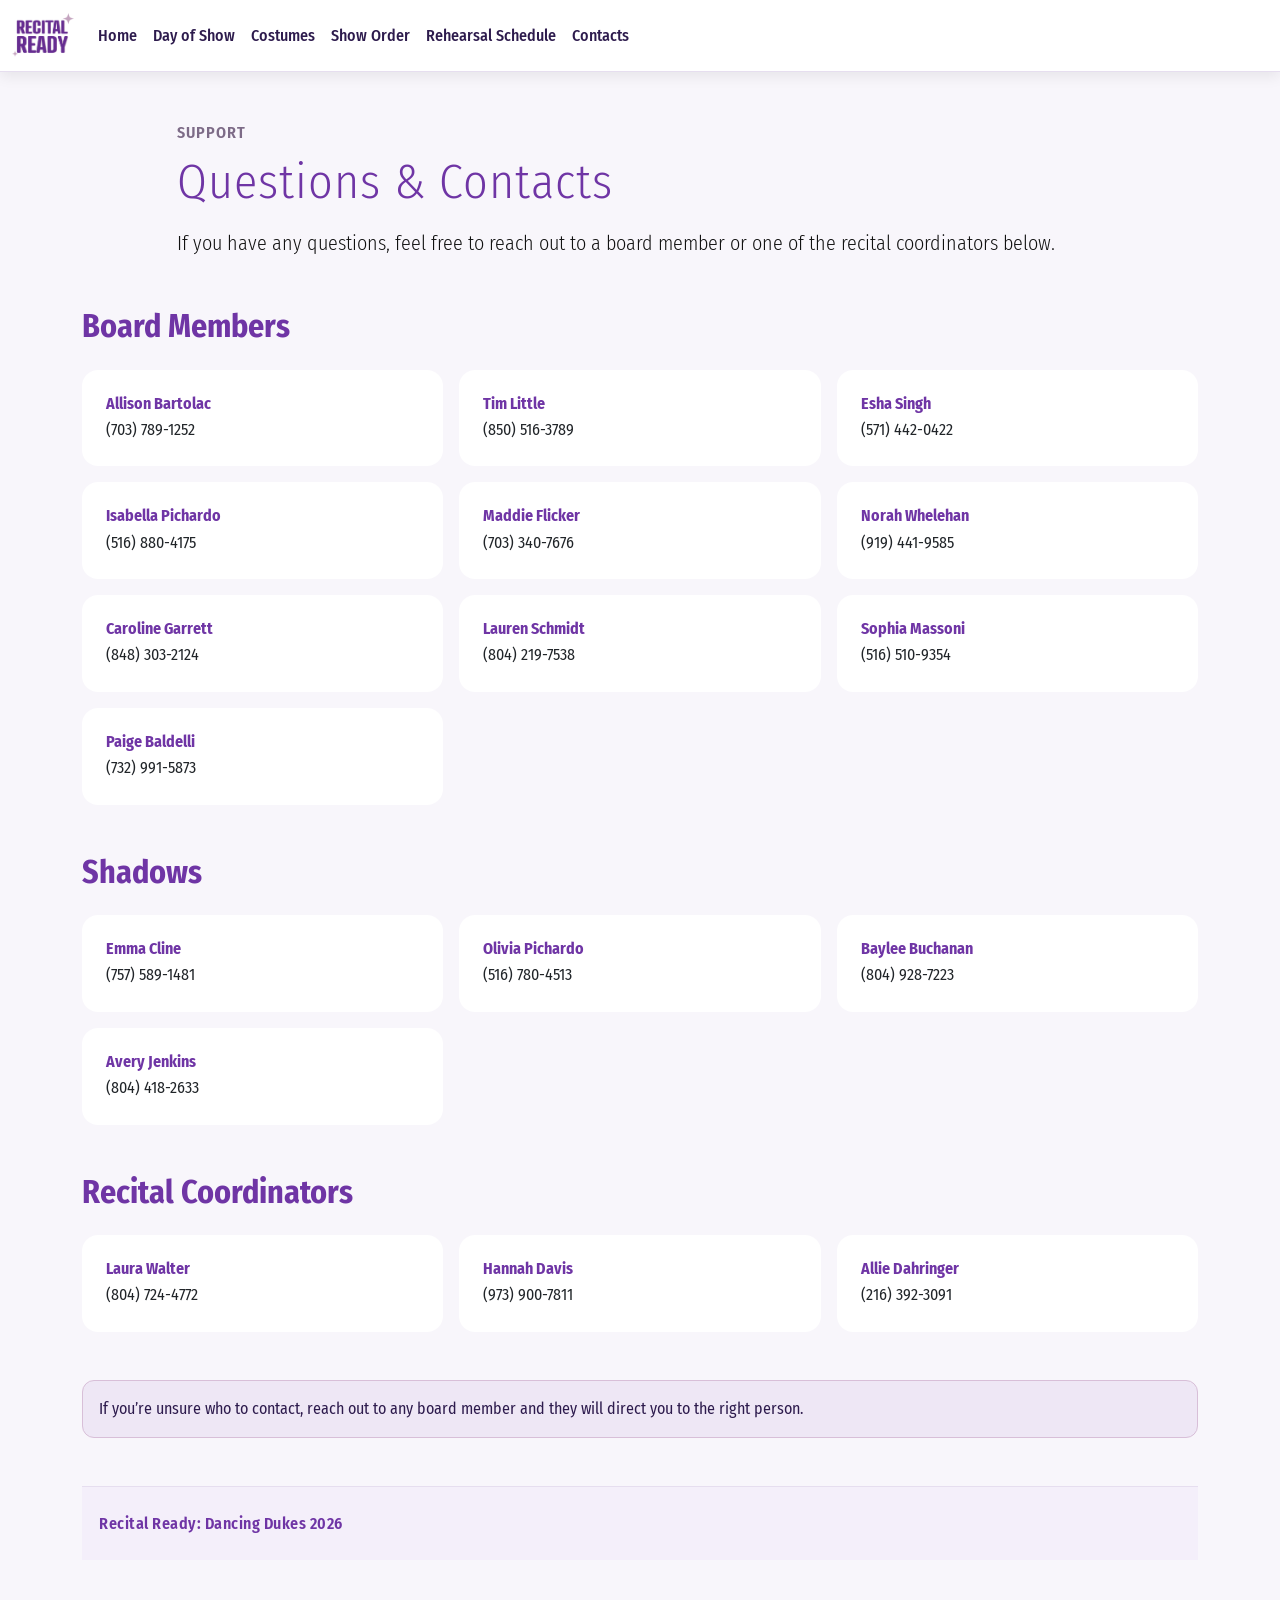
<file: notes.html>
<!doctype html>
<html lang="en">
  <head>
    <meta charset="utf-8">
    <meta name="viewport" content="width=device-width, initial-scale=1">
    <meta name="description" content="Recital Planning Tool">
    <meta name="author" content="Baylee Buchanan">
    <title>Contacts: Recital Ready</title>

   <!-- Bootstrap v5.3.8 -->
   <!-- LOAD BOOTSTRAP CSS - DO NOT DELETE -->
    <link href="https://cdn.jsdelivr.net/npm/bootstrap@5.3.8/dist/css/bootstrap.min.css" rel="stylesheet" integrity="sha384-sRIl4kxILFvY47J16cr9ZwB07vP4J8+LH7qKQnuqkuIAvNWLzeN8tE5YBujZqJLB" crossorigin="anonymous">
   <!-- END LOADING BOOTSTRAP CSS -->
    

    <link rel="preconnect" href="https://fonts.googleapis.com">
<link rel="preconnect" href="https://fonts.gstatic.com" crossorigin>
<link href="https://fonts.googleapis.com/css2?family=Fira+Sans+Condensed:ital,wght@0,100;0,200;0,300;0,400;0,500;0,600;0,700;0,800;0,900;1,100;1,200;1,300;1,400;1,500;1,600;1,700;1,800;1,900&family=Hammersmith+One&family=Oswald:wght@200..700&family=Rubik:ital,wght@0,300..900;1,300..900&display=swap" rel="stylesheet">

   <!-- Custom styles - add your own CSS to this stylesheet -->
    <link href="style.css" rel="stylesheet">
  </head>
  <body>
    
<nav class="navbar navbar-expand-lg custom-navbar shadow-sm">
  <div class="container-fluid">

    <a class="navbar-brand" href="index.html">
      <img src="images/recitallogo.png" alt="recital logo" height="40">
    </a>

    <button class="navbar-toggler" type="button" data-bs-toggle="collapse" data-bs-target="#navbarNav">
      <span class="navbar-toggler-icon"></span>
    </button>

    <div class="collapse navbar-collapse" id="navbarNav">
      <ul class="navbar-nav">
        <li class="nav-item">
          <a class="nav-link" href="index.html">Home</a>
        </li>
        <li class="nav-item">
          <a class="nav-link" href="info.html">Day of Show</a>
        </li>
        <li class="nav-item">
          <a class="nav-link" href="costumes.html">Costumes</a>
        </li>
        <li class="nav-item">
          <a class="nav-link" href="order.html">Show Order</a>
        </li>
        <li class="nav-item">
          <a class="nav-link" href="time.html">Rehearsal Schedule</a>
        </li>
        <li class="nav-item">
          <a class="nav-link" href="notes.html">Contacts</a>
        </li>
      </ul>
    </div>

  </div>
</nav>

<header class="container py-5">
  <div class="row justify-content-center">
    <div class="col-lg-10">
      <p class="text-uppercase text-body-secondary fw-semibold mb-2">Support</p>
      <h1 class="display-5 mb-3">Questions & Contacts</h1>
      <p class="lead mb-0">
        If you have any questions, feel free to reach out to a board member or one of the recital coordinators below.
      </p>
    </div>
  </div>
</header>

<main class="container pb-5">

  <!-- Board Section -->
  <section class="mb-5">
    <h2 class="mb-4">Board Members</h2>

    <div class="row g-3">
      <div class="col-md-6 col-lg-4">
        <div class="card h-100">
          <div class="card-body">
            <h3 class="h6 mb-1">Allison Bartolac</h3>
            <p class="mb-0">(703) 789-1252</p>
          </div>
        </div>
      </div>

      <div class="col-md-6 col-lg-4">
        <div class="card h-100">
          <div class="card-body">
            <h3 class="h6 mb-1">Tim Little</h3>
            <p class="mb-0">(850) 516-3789</p>
          </div>
        </div>
      </div>

      <div class="col-md-6 col-lg-4">
        <div class="card h-100">
          <div class="card-body">
            <h3 class="h6 mb-1">Esha Singh</h3>
            <p class="mb-0">(571) 442-0422</p>
          </div>
        </div>
      </div>

      <div class="col-md-6 col-lg-4">
        <div class="card h-100">
          <div class="card-body">
            <h3 class="h6 mb-1">Isabella Pichardo</h3>
            <p class="mb-0">(516) 880-4175</p>
          </div>
        </div>
      </div>

      <div class="col-md-6 col-lg-4">
        <div class="card h-100">
          <div class="card-body">
            <h3 class="h6 mb-1">Maddie Flicker</h3>
            <p class="mb-0">(703) 340-7676</p>
          </div>
        </div>
      </div>

      <div class="col-md-6 col-lg-4">
        <div class="card h-100">
          <div class="card-body">
            <h3 class="h6 mb-1">Norah Whelehan</h3>
            <p class="mb-0">(919) 441-9585</p>
          </div>
        </div>
      </div>

      <div class="col-md-6 col-lg-4">
        <div class="card h-100">
          <div class="card-body">
            <h3 class="h6 mb-1">Caroline Garrett</h3>
            <p class="mb-0">(848) 303-2124</p>
          </div>
        </div>
      </div>

      <div class="col-md-6 col-lg-4">
        <div class="card h-100">
          <div class="card-body">
            <h3 class="h6 mb-1">Lauren Schmidt</h3>
            <p class="mb-0">(804) 219-7538</p>
          </div>
        </div>
      </div>

      <div class="col-md-6 col-lg-4">
        <div class="card h-100">
          <div class="card-body">
            <h3 class="h6 mb-1">Sophia Massoni</h3>
            <p class="mb-0">(516) 510-9354</p>
          </div>
        </div>
      </div>

      <div class="col-md-6 col-lg-4">
        <div class="card h-100">
          <div class="card-body">
            <h3 class="h6 mb-1">Paige Baldelli</h3>
            <p class="mb-0">(732) 991-5873</p>
          </div>
        </div>
      </div>
    </div>
  </section>


<!-- Shadows Section -->
<section class="mb-5">
  <h2 class="mb-4">Shadows</h2>

  <div class="row g-3">
    
    <div class="col-md-6 col-lg-4">
      <div class="card h-100 border-dark">
        <div class="card-body">
          <h3 class="h6 mb-1">Emma Cline</h3>
          <p class="mb-0">(757) 589-1481</p>
        </div>
      </div>
    </div>

    <div class="col-md-6 col-lg-4">
      <div class="card h-100 border-dark">
        <div class="card-body">
          <h3 class="h6 mb-1">Olivia Pichardo</h3>
          <p class="mb-0">(516) 780-4513</p>
        </div>
      </div>
    </div>

    <div class="col-md-6 col-lg-4">
      <div class="card h-100 border-dark">
        <div class="card-body">
          <h3 class="h6 mb-1">Baylee Buchanan</h3>
          <p class="mb-0">(804) 928-7223</p>
        </div>
      </div>
    </div>

    <div class="col-md-6 col-lg-4">
      <div class="card h-100 border-dark">
        <div class="card-body">
          <h3 class="h6 mb-1">Avery Jenkins</h3>
          <p class="mb-0">(804) 418-2633</p>
        </div>
      </div>
    </div>

  </div>
</section>


  <!-- Coordinators Section -->
  <section class="mb-5">
    <h2 class="mb-4">Recital Coordinators</h2>

    <div class="row g-3">
      <div class="col-md-6 col-lg-4">
        <div class="card h-100 border-dark">
          <div class="card-body">
            <h3 class="h6 mb-1">Laura Walter</h3>
            <p class="mb-0">(804) 724-4772</p>
          </div>
        </div>
      </div>

      <div class="col-md-6 col-lg-4">
        <div class="card h-100 border-dark">
          <div class="card-body">
            <h3 class="h6 mb-1">Hannah Davis</h3>
            <p class="mb-0">(973) 900-7811</p>
          </div>
        </div>
      </div>

      <div class="col-md-6 col-lg-4">
        <div class="card h-100 border-dark">
          <div class="card-body">
            <h3 class="h6 mb-1">Allie Dahringer</h3>
            <p class="mb-0">(216) 392-3091</p>
          </div>
        </div>
      </div>
    </div>
  </section>



  <!-- Footer note -->
  <section>
    <div class="alert">
      If you’re unsure who to contact, reach out to any board member and they will direct you to the right person.
    </div>
  </section>
  <footer class="footer mt-5 py-4">
  <div class="container">
    <p class="mb-0">Recital Ready: Dancing Dukes 2026</p>
  </div>
</footer>

</main>



<!-- ADD THIS -->
<script src="https://cdn.jsdelivr.net/npm/bootstrap@5.3.8/dist/js/bootstrap.bundle.min.js"></script>

</body>
</html>
</file>
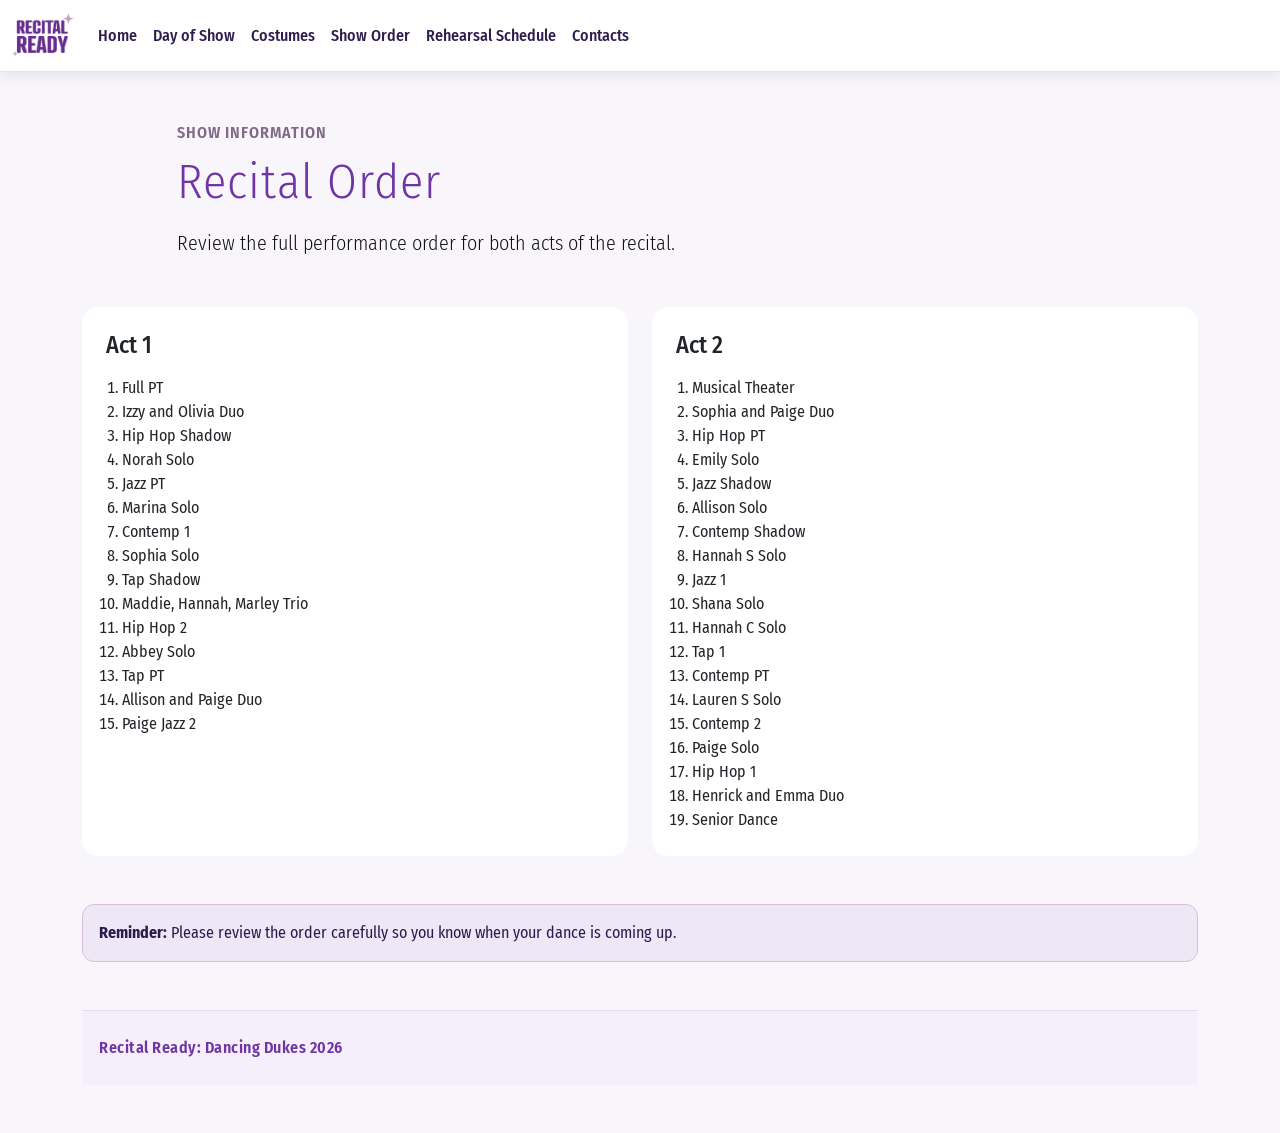
<file: order.html>
<!doctype html>
<html lang="en">
  <head>
    <meta charset="utf-8">
    <meta name="viewport" content="width=device-width, initial-scale=1">
    <meta name="description" content="Recital Planning Tool">
    <meta name="author" content="Baylee Buchanan">
    <title>Show Order: Recital Ready</title>

   <!-- Bootstrap v5.3.8 -->
   <!-- LOAD BOOTSTRAP CSS - DO NOT DELETE -->
    <link href="https://cdn.jsdelivr.net/npm/bootstrap@5.3.8/dist/css/bootstrap.min.css" rel="stylesheet" integrity="sha384-sRIl4kxILFvY47J16cr9ZwB07vP4J8+LH7qKQnuqkuIAvNWLzeN8tE5YBujZqJLB" crossorigin="anonymous">
   <!-- END LOADING BOOTSTRAP CSS -->
    
    <link rel="preconnect" href="https://fonts.googleapis.com">
<link rel="preconnect" href="https://fonts.gstatic.com" crossorigin>
<link href="https://fonts.googleapis.com/css2?family=Fira+Sans+Condensed:ital,wght@0,100;0,200;0,300;0,400;0,500;0,600;0,700;0,800;0,900;1,100;1,200;1,300;1,400;1,500;1,600;1,700;1,800;1,900&family=Hammersmith+One&family=Oswald:wght@200..700&family=Rubik:ital,wght@0,300..900;1,300..900&display=swap" rel="stylesheet">

   <!-- Custom styles - add your own CSS to this stylesheet -->
    <link href="style.css" rel="stylesheet">
  </head>
  <body>
    
<nav class="navbar navbar-expand-lg custom-navbar shadow-sm">
  <div class="container-fluid">

    <a class="navbar-brand" href="index.html">
      <img src="images/recitallogo.png" alt="recital logo" height="40">
    </a>

    <button class="navbar-toggler" type="button" data-bs-toggle="collapse" data-bs-target="#navbarNav">
      <span class="navbar-toggler-icon"></span>
    </button>

    <div class="collapse navbar-collapse" id="navbarNav">
      <ul class="navbar-nav">
        <li class="nav-item">
          <a class="nav-link" href="index.html">Home</a>
        </li>
        <li class="nav-item">
          <a class="nav-link" href="info.html">Day of Show</a>
        </li>
        <li class="nav-item">
          <a class="nav-link" href="costumes.html">Costumes</a>
        </li>
        <li class="nav-item">
          <a class="nav-link" href="order.html">Show Order</a>
        </li>
        <li class="nav-item">
          <a class="nav-link" href="time.html">Rehearsal Schedule</a>
        </li>
        <li class="nav-item">
          <a class="nav-link" href="notes.html">Contacts</a>
        </li>
      </ul>
    </div>

  </div>
</nav>


<header class="container py-5">
  <div class="row justify-content-center">
    <div class="col-lg-10">
      <p class="text-uppercase text-body-secondary fw-semibold mb-2">Show Information</p>
      <h1 class="display-5 mb-3">Recital Order</h1>
      <p class="lead mb-0">
        Review the full performance order for both acts of the recital.
      </p>
    </div>
  </div>
</header>

<main class="container pb-5">

  <section class="mb-5">
    <div class="row g-4">
      <div class="col-md-6">
        <div class="card h-100">
          <div class="card-body">
            <h2 class="h4 mb-3">Act 1</h2>
            <ol class="mb-0 ps-3">
              <li>Full PT</li>
              <li>Izzy and Olivia Duo</li>
              <li>Hip Hop Shadow</li>
              <li>Norah Solo</li>
              <li>Jazz PT</li>
              <li>Marina Solo</li>
              <li>Contemp 1</li>
              <li>Sophia Solo</li>
              <li>Tap Shadow</li>
              <li>Maddie, Hannah, Marley Trio</li>
              <li>Hip Hop 2</li>
              <li>Abbey Solo</li>
              <li>Tap PT</li>
              <li>Allison and Paige Duo</li>
              <li>Paige Jazz 2</li>
            </ol>
          </div>
        </div>
      </div>

      <div class="col-md-6">
        <div class="card h-100">
          <div class="card-body">
            <h2 class="h4 mb-3">Act 2</h2>
            <ol class="mb-0 ps-3">
              <li>Musical Theater</li>
              <li>Sophia and Paige Duo</li>
              <li>Hip Hop PT</li>
              <li>Emily Solo</li>
              <li>Jazz Shadow</li>
              <li>Allison Solo</li>
              <li>Contemp Shadow</li>
              <li>Hannah S Solo</li>
              <li>Jazz 1</li>
              <li>Shana Solo</li>
              <li>Hannah C Solo</li>
              <li>Tap 1</li>
              <li>Contemp PT</li>
              <li>Lauren S Solo</li>
              <li>Contemp 2</li>
              <li>Paige Solo</li>
              <li>Hip Hop 1</li>
              <li>Henrick and Emma Duo</li>
              <li>Senior Dance</li>
            </ol>
          </div>
        </div>
      </div>
    </div>
  </section>

  <section class="mb-5">
    <div class="alert" role="alert">
      <strong>Reminder:</strong> Please review the order carefully so you know when your dance is coming up.
    </div>
  </section>
<footer class="footer mt-5 py-4">
  <div class="container">
    <p class="mb-0">Recital Ready: Dancing Dukes 2026</p>
  </div>
</footer>


</main>



<!-- ADD THIS -->
<script src="https://cdn.jsdelivr.net/npm/bootstrap@5.3.8/dist/js/bootstrap.bundle.min.js"></script>

</body>
</html>
</file>
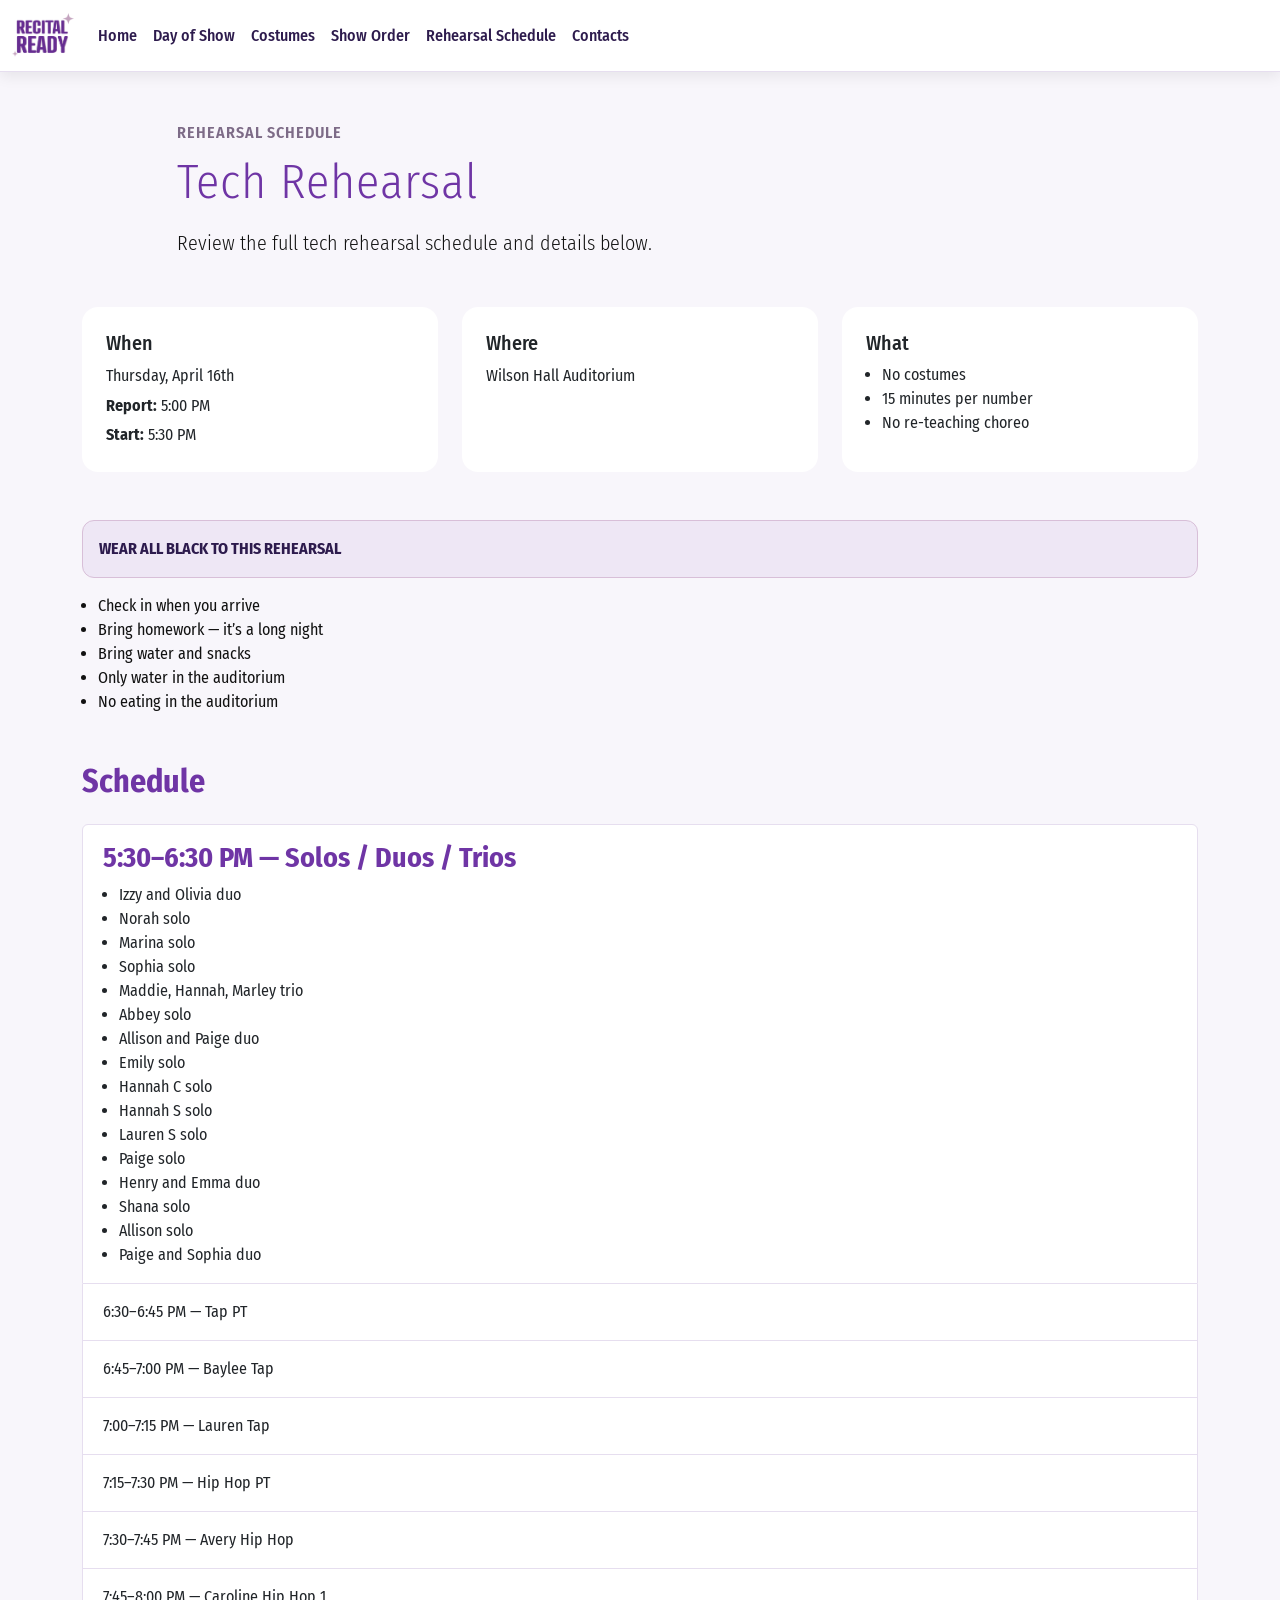
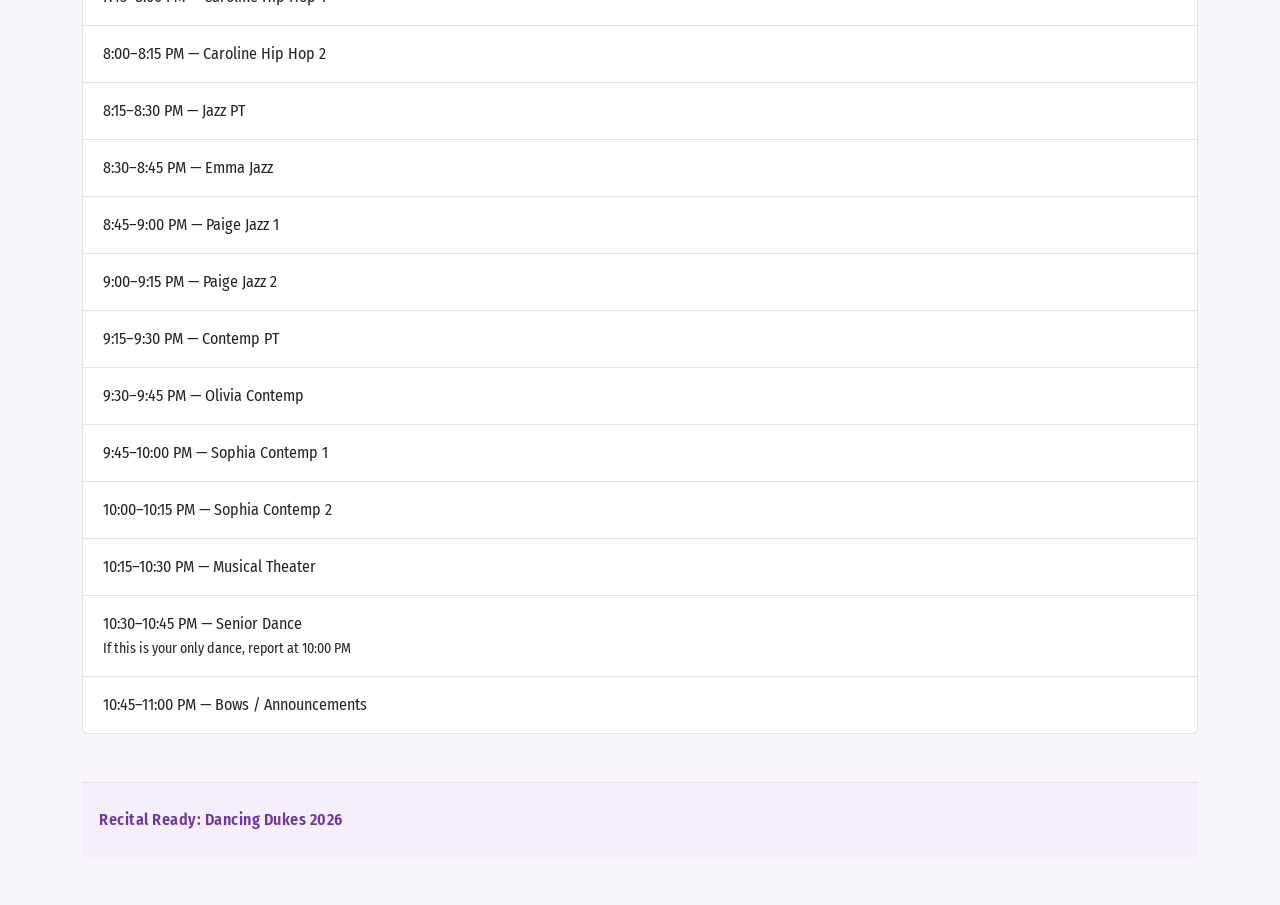
<file: time.html>
<!doctype html>
<html lang="en">
  <head>
    <meta charset="utf-8">
    <meta name="viewport" content="width=device-width, initial-scale=1">
    <meta name="description" content="Recital Planning Tool">
    <meta name="author" content="Baylee Buchanan">
    <title>Tech Rehersal: Recital Ready</title>

   <!-- Bootstrap v5.3.8 -->
   <!-- LOAD BOOTSTRAP CSS - DO NOT DELETE -->
    <link href="https://cdn.jsdelivr.net/npm/bootstrap@5.3.8/dist/css/bootstrap.min.css" rel="stylesheet" integrity="sha384-sRIl4kxILFvY47J16cr9ZwB07vP4J8+LH7qKQnuqkuIAvNWLzeN8tE5YBujZqJLB" crossorigin="anonymous">
   <!-- END LOADING BOOTSTRAP CSS -->

   <link rel="preconnect" href="https://fonts.googleapis.com">
<link rel="preconnect" href="https://fonts.gstatic.com" crossorigin>
<link href="https://fonts.googleapis.com/css2?family=Fira+Sans+Condensed:ital,wght@0,100;0,200;0,300;0,400;0,500;0,600;0,700;0,800;0,900;1,100;1,200;1,300;1,400;1,500;1,600;1,700;1,800;1,900&family=Hammersmith+One&family=Oswald:wght@200..700&family=Rubik:ital,wght@0,300..900;1,300..900&display=swap" rel="stylesheet">

    
   <!-- Custom styles - add your own CSS to this stylesheet -->
    <link href="style.css" rel="stylesheet">
  </head>
  <body>
    
<nav class="navbar navbar-expand-lg custom-navbar shadow-sm">
  <div class="container-fluid">

    <a class="navbar-brand" href="index.html">
      <img src="images/recitallogo.png" alt="recital logo" height="40">
    </a>

    <button class="navbar-toggler" type="button" data-bs-toggle="collapse" data-bs-target="#navbarNav">
      <span class="navbar-toggler-icon"></span>
    </button>

    <div class="collapse navbar-collapse" id="navbarNav">
      <ul class="navbar-nav">
        <li class="nav-item">
          <a class="nav-link" href="index.html">Home</a>
        </li>
        <li class="nav-item">
          <a class="nav-link" href="info.html">Day of Show</a>
        </li>
        <li class="nav-item">
          <a class="nav-link" href="costumes.html">Costumes</a>
        </li>
        <li class="nav-item">
          <a class="nav-link" href="order.html">Show Order</a>
        </li>
        <li class="nav-item">
          <a class="nav-link" href="time.html">Rehearsal Schedule</a>
        </li>
        <li class="nav-item">
          <a class="nav-link" href="notes.html">Contacts</a>
        </li>
      </ul>
    </div>

  </div>
</nav>


<header class="container py-5">
  <div class="row justify-content-center">
    <div class="col-lg-10">
      <p class="text-uppercase text-body-secondary fw-semibold mb-2">Rehearsal Schedule</p>
      <h1 class="display-5 mb-3">Tech Rehearsal</h1>
      <p class="lead mb-0">
        Review the full tech rehearsal schedule and details below.
      </p>
    </div>
  </div>
</header>

<main class="container pb-5">

  <!-- overview -->
  <section class="mb-5">
    <div class="row g-4">
      <div class="col-md-4">
        <div class="card h-100">
          <div class="card-body">
            <h2 class="h5">When</h2>
            <p class="mb-1">Thursday, April 16th</p>
            <p class="mb-1"><strong>Report:</strong> 5:00 PM</p>
            <p class="mb-0"><strong>Start:</strong> 5:30 PM</p>
          </div>
        </div>
      </div>

      <div class="col-md-4">
        <div class="card h-100">
          <div class="card-body">
            <h2 class="h5">Where</h2>
            <p class="mb-0">Wilson Hall Auditorium</p>
          </div>
        </div>
      </div>

      <div class="col-md-4">
        <div class="card h-100">
          <div class="card-body">
            <h2 class="h5">What</h2>
            <ul class="mb-0 ps-3">
              <li>No costumes</li>
              <li>15 minutes per number</li>
              <li>No re-teaching choreo</li>
            </ul>
          </div>
        </div>
      </div>
    </div>
  </section>

  <!-- reminders -->
  <section class="mb-5">
    <div class="alert">
      <strong>WEAR ALL BLACK TO THIS REHEARSAL</strong>
    </div>

    <ul class="ps-3">
      <li>Check in when you arrive</li>
      <li>Bring homework — it’s a long night</li>
      <li>Bring water and snacks</li>
      <li>Only water in the auditorium</li>
      <li>No eating in the auditorium</li>
    </ul>
  </section>

  <!-- schedule -->
  <section>
  <h2 class="mb-4">Schedule</h2>

  <div class="list-group">

    <div class="list-group-item">
      <h3 class="mb-2">5:30–6:30 PM — Solos / Duos / Trios</h3>
      <ul class="mb-0 ps-3">
        <li>Izzy and Olivia duo</li>
        <li>Norah solo</li>
        <li>Marina solo</li>
        <li>Sophia solo</li>
        <li>Maddie, Hannah, Marley trio</li>
        <li>Abbey solo</li>
        <li>Allison and Paige duo</li>
        <li>Emily solo</li>
        <li>Hannah C solo</li>
        <li>Hannah S solo</li>
        <li>Lauren S solo</li>
        <li>Paige solo</li>
        <li>Henry and Emma duo</li>
        <li>Shana solo</li>
        <li>Allison solo</li>
        <li>Paige and Sophia duo</li>
      </ul>
    </div>

      <div class="list-group-item">6:30–6:45 PM — Tap PT</div>
      <div class="list-group-item">6:45–7:00 PM — Baylee Tap</div>
      <div class="list-group-item">7:00–7:15 PM — Lauren Tap</div>
      <div class="list-group-item">7:15–7:30 PM — Hip Hop PT</div>
      <div class="list-group-item">7:30–7:45 PM — Avery Hip Hop</div>
      <div class="list-group-item">7:45–8:00 PM — Caroline Hip Hop 1</div>
      <div class="list-group-item">8:00–8:15 PM — Caroline Hip Hop 2</div>
      <div class="list-group-item">8:15–8:30 PM — Jazz PT</div>
      <div class="list-group-item">8:30–8:45 PM — Emma Jazz</div>
      <div class="list-group-item">8:45–9:00 PM — Paige Jazz 1</div>
      <div class="list-group-item">9:00–9:15 PM — Paige Jazz 2</div>
      <div class="list-group-item">9:15–9:30 PM — Contemp PT</div>
      <div class="list-group-item">9:30–9:45 PM — Olivia Contemp</div>
      <div class="list-group-item">9:45–10:00 PM — Sophia Contemp 1</div>
      <div class="list-group-item">10:00–10:15 PM — Sophia Contemp 2</div>
      <div class="list-group-item">10:15–10:30 PM — Musical Theater</div>

      <div class="list-group-item">
        10:30–10:45 PM — Senior Dance<br>
        <small>If this is your only dance, report at 10:00 PM</small>
      </div>

      <div class="list-group-item">10:45–11:00 PM — Bows / Announcements</div>

    </div>
  </section>
  <footer class="footer mt-5 py-4">
  <div class="container">
    <p class="mb-0">Recital Ready: Dancing Dukes 2026</p>
  </div>
</footer>

</main>



<!-- ADD THIS -->
<script src="https://cdn.jsdelivr.net/npm/bootstrap@5.3.8/dist/js/bootstrap.bundle.min.js"></script>

</body>
</html>
</file>
<file: style.css>
/* =========================
   BASE
========================= */
body {
  font-family: "Fira Sans Condensed", sans-serif;
  background-color: #f8f6fb;
  color: #111111;
}

* {
  font-family: "Fira Sans Condensed", sans-serif;
}

/* =========================
   TYPOGRAPHY
========================= */
h1, h2, h3, h4, h5, h6 {
  color: #6f35a5;
  font-weight: 700;
}

h1 {
  font-weight: 800;
  font-size: 3rem;
  letter-spacing: 1px;
}

h2 {
  font-size: 2rem;
}

p {
  line-height: 1.6;
}

/* subtle label text above headers */
.text-body-secondary {
  color: #7d6b87 !important;
  letter-spacing: 1px;
  font-weight: 600;
}

/* =========================
   NAVBAR (LIGHT)
========================= */
.custom-navbar {
  background-color: #ffffff;
  border-bottom: 1px solid #e6deef;
  box-shadow: 0 2px 10px rgba(0, 0, 0, 0.04);
}

.custom-navbar .navbar-brand img {
  height: 45px;
}

.custom-navbar .nav-link,
.custom-navbar .navbar-brand {
  color: #2d1b4d !important;
  font-weight: 500;
}

.custom-navbar .nav-link:hover,
.custom-navbar .nav-link:focus {
  color: #6f35a5 !important;
}

.custom-navbar .nav-link.active {
  color: #6f35a5 !important;
  font-weight: 700;
  border-bottom: 2px solid #6f35a5;
}

/* =========================
   HEADER
========================= */
header.container,
header.hero {
  padding-top: 3rem;
  padding-bottom: 2rem;
}

header h1,
header h2,
header p,
header .lead {
  font-family: "Fira Sans Condensed", sans-serif;
}

/* FIXES INDENT ISSUE */
header .lead,
header p {
  max-width: none;
  margin-left: 0;
  margin-right: 0;
}

/* only center when you use text-center */
header.text-center .lead,
header.text-center p {
  max-width: 750px;
  margin-left: auto;
  margin-right: auto;
}

/* =========================
   SECTIONS
========================= */
section {
  margin-bottom: 3rem;
}

/* =========================
   CARDS
========================= */
.card {
  border: none;
  border-radius: 16px;
  overflow: hidden;
  background-color: #ffffff;
}

.card-body {
  padding: 1.5rem;
}

.card h3,
.card h5 {
  color: #6f35a5;
  font-weight: 700;
}

.shadow-sm {
  box-shadow: 0 4px 14px rgba(0, 0, 0, 0.08) !important;
}

.bg-light {
  background-color: #eee7f5 !important;
}

/* images */
.card-img-top {
  height: 260px;
  object-fit: cover;
}

/* =========================
   BUTTONS
========================= */
.btn-primary {
  background-color: #6f35a5;
  border-color: #6f35a5;
  color: #ffffff;
  font-weight: 600;
}

.btn-primary:hover,
.btn-primary:focus {
  background-color: #55297f;
  border-color: #55297f;
}

/* =========================
   ACCORDION
========================= */
.accordion-item {
  border: 1px solid #e3d7ee;
  border-radius: 12px;
  overflow: hidden;
  margin-bottom: 1rem;
}

.accordion-button {
  background-color: #6f35a5;
  color: #ffffff;
  font-weight: 600;
  box-shadow: none;
}

.accordion-button:not(.collapsed) {
  background-color: #55297f;
  color: #ffffff;
}

.accordion-button:focus {
  box-shadow: none;
  border: none;
}

.accordion-body {
  background-color: #ffffff;
}

/* =========================
   ALERTS
========================= */
.alert {
  background-color: #eee7f5;
  border: 1px solid #d8bfd8;
  color: #2d1b4d;
  border-radius: 12px;
}

/* =========================
   LIST GROUP
========================= */
.list-group-item {
  border-color: #e6deef;
  padding: 1rem 1.25rem;
}

/* =========================
   CAROUSEL
========================= */
.carousel-inner img {
  height: 500px;
  object-fit: cover;
  border-radius: 12px;
}

/* =========================
   LINKS
========================= */
a {
  color: #6f35a5;
}

a:hover {
  color: #55297f;
}

/* =========================
   RESPONSIVE
========================= */
@media (max-width: 768px) {
  h1 {
    font-size: 2.3rem;
  }

  h2 {
    font-size: 1.6rem;
  }

  .card-img-top {
    height: 220px;
  }

  .carousel-inner img {
    height: 300px;
  }
}

.accordion-button::after {
  filter: brightness(0) invert(1) !important;
}



/* =========================
   FOOTER
========================= */
.footer {
  background-color: #f4effa;
  border-top: 1px solid #e6deef;
  color: #6f35a5;
  font-weight: 600;
  letter-spacing: 0.5px;
  padding: 1rem 0;
}

.footer .container {
  display: flex;
  justify-content: flex-start; /* keeps text left-aligned */
}

.footer p {
  margin: 0;
  padding-left: 5px; /* slight spacing so it doesn't hug the edge */
}
</file>
